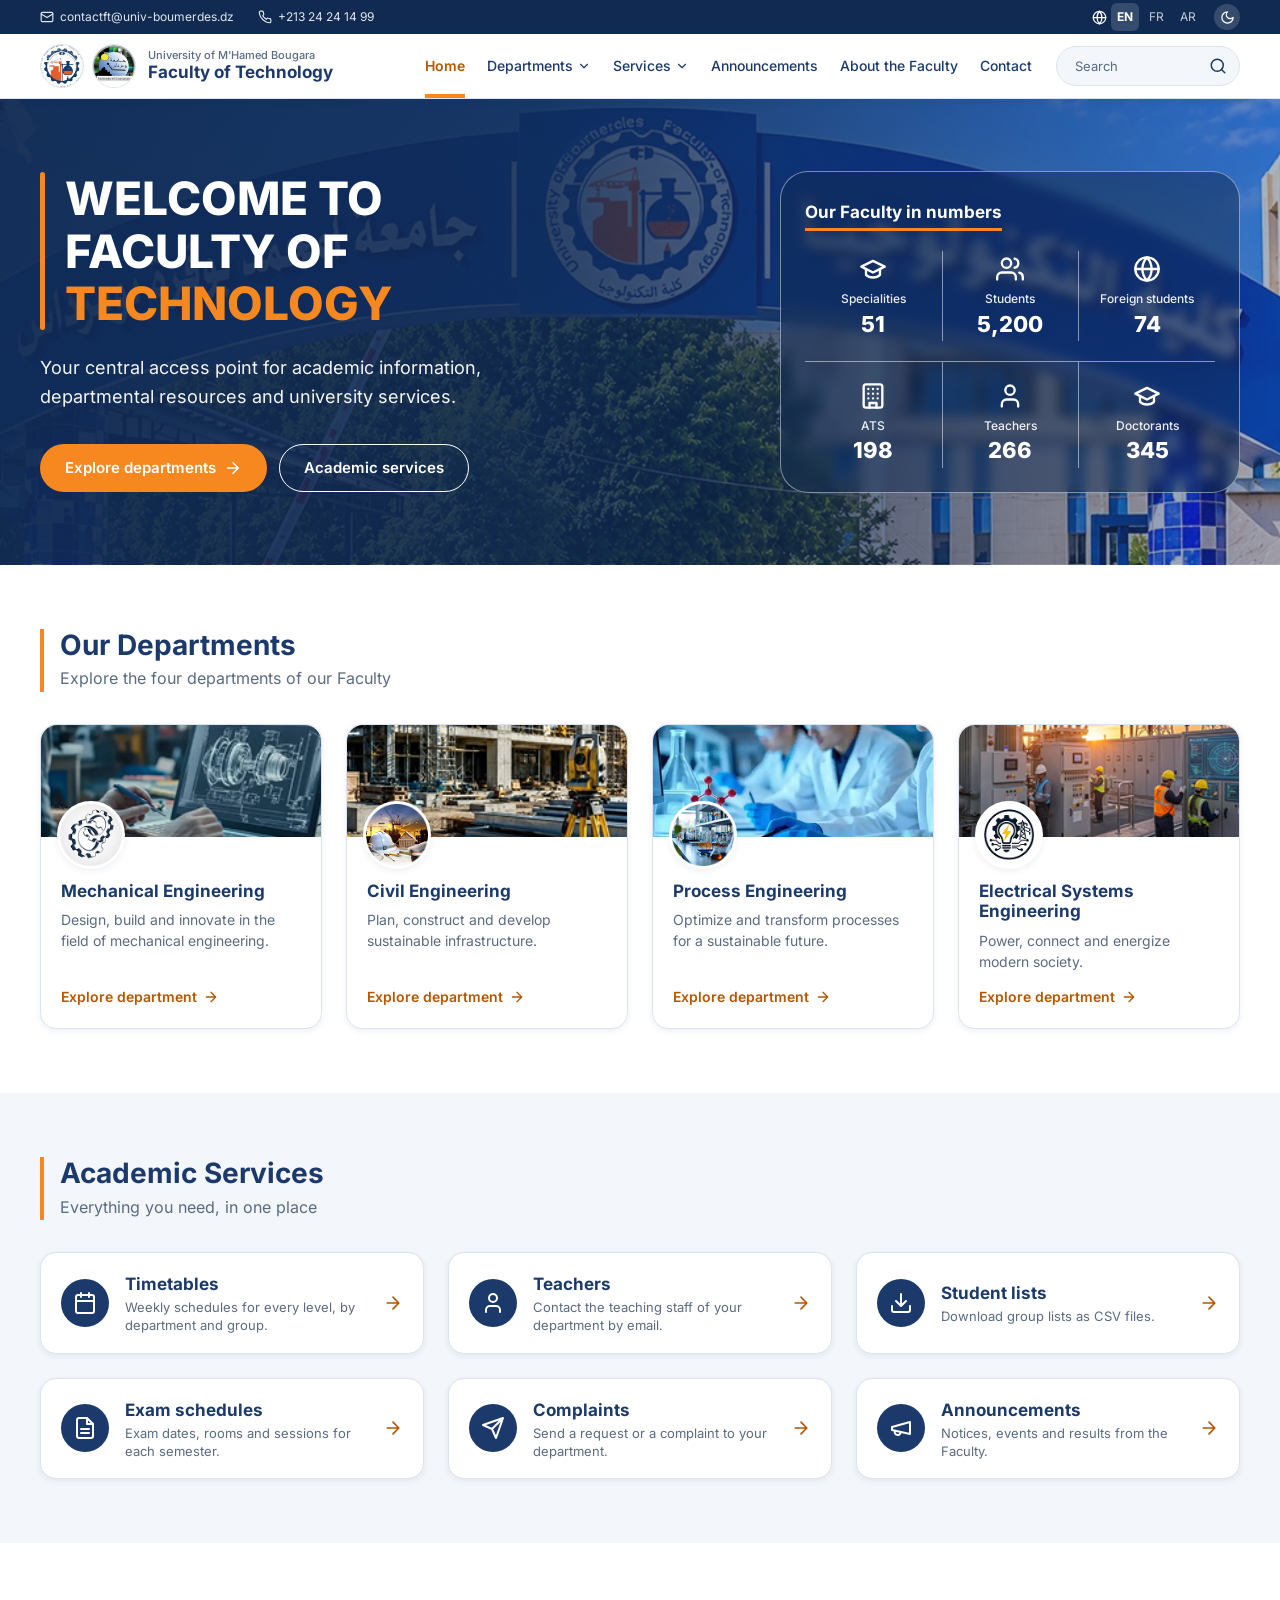
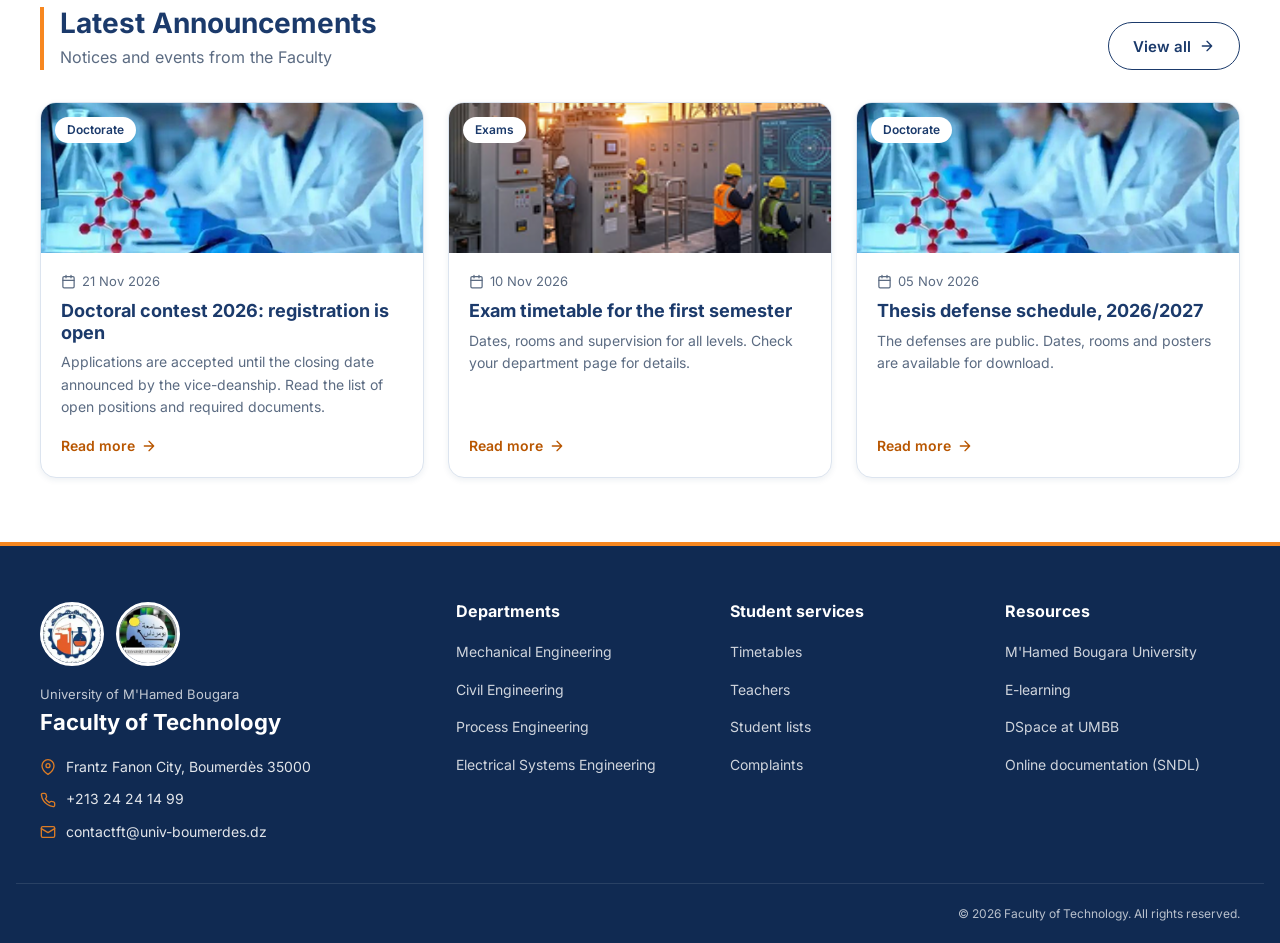
<file: index.html>
<!DOCTYPE html>
<html lang="en">
<head>
  <meta charset="UTF-8">
  <meta name="viewport" content="width=device-width, initial-scale=1.0">
  <title>Faculty of Technology | UMBB</title>
  <meta name="description" content="Departments portal of the Faculty of Technology, University M'Hamed Bougara of Boumerdès.">
  <link rel="icon" href="images/logo-ft.webp">
  <link rel="stylesheet" href="css/fonts.css">
  <link rel="stylesheet" href="css/tokens.css">
  <link rel="stylesheet" href="css/base.css">
  <link rel="stylesheet" href="css/buttons.css">
  <link rel="stylesheet" href="css/forms.css">
  <link rel="stylesheet" href="css/header.css">
  <link rel="stylesheet" href="css/footer.css">
  <link rel="stylesheet" href="css/hero.css">
  <link rel="stylesheet" href="css/pages.css">
</head>
<body data-page="home">
  <div id="site-header"></div>
  <main id="main"></main>
  <div id="site-footer"></div>
  <div id="toast-root"></div>
  <script src="js/ft.js"></script>
  <script src="js/data/departments.js"></script>
  <script src="js/data/specialities.js"></script>
  <script src="js/data/teachers.js"></script>
  <script src="js/data/timetables.js"></script>
  <script src="js/data/students.js"></script>
  <script src="js/data/announcements.js"></script>
  <script src="js/i18n/en.js"></script>
  <script src="js/i18n/fr.js"></script>
  <script src="js/i18n/ar.js"></script>
  <script src="js/core.js"></script>
  <script src="js/components.js"></script>
  <script src="js/layout.js"></script>
  <script src="js/pages/home.js"></script>
</body>
</html>
</file>
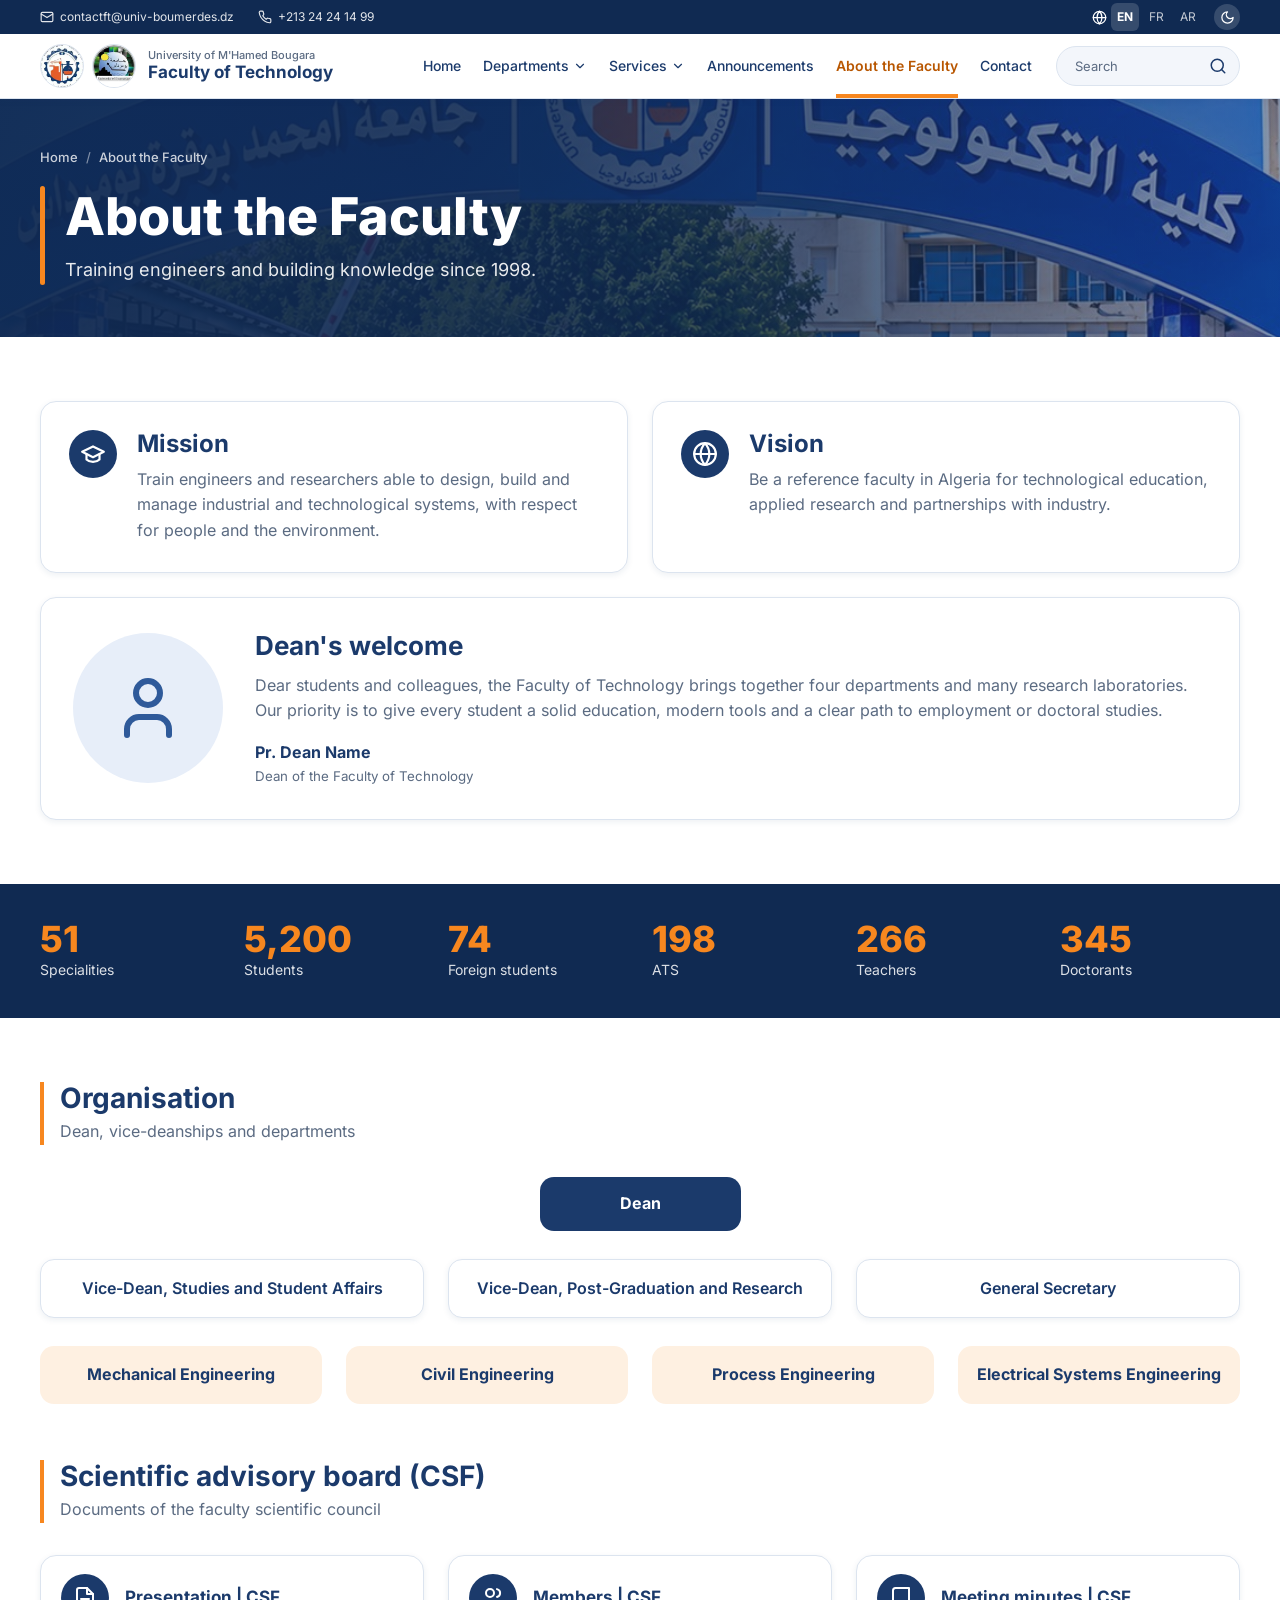
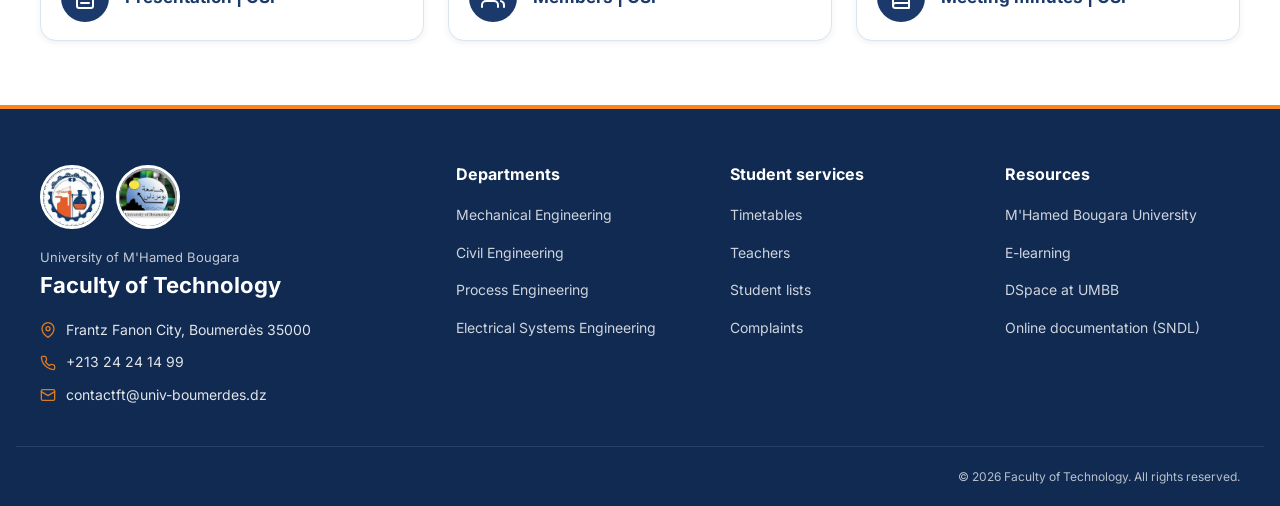
<file: about.html>
<!DOCTYPE html>
<html lang="en">
<head>
  <meta charset="UTF-8">
  <meta name="viewport" content="width=device-width, initial-scale=1.0">
  <title>Faculty of Technology | UMBB</title>
  <meta name="description" content="Departments portal of the Faculty of Technology, University M'Hamed Bougara of Boumerdès.">
  <link rel="icon" href="images/logo-ft.webp">
  <link rel="stylesheet" href="css/fonts.css">
  <link rel="stylesheet" href="css/tokens.css">
  <link rel="stylesheet" href="css/base.css">
  <link rel="stylesheet" href="css/buttons.css">
  <link rel="stylesheet" href="css/forms.css">
  <link rel="stylesheet" href="css/header.css">
  <link rel="stylesheet" href="css/footer.css">
  <link rel="stylesheet" href="css/hero.css">
  <link rel="stylesheet" href="css/pages.css">
</head>
<body data-page="about">
  <div id="site-header"></div>
  <main id="main"></main>
  <div id="site-footer"></div>
  <div id="toast-root"></div>
  <script src="js/ft.js"></script>
  <script src="js/data/departments.js"></script>
  <script src="js/data/specialities.js"></script>
  <script src="js/data/teachers.js"></script>
  <script src="js/data/timetables.js"></script>
  <script src="js/data/students.js"></script>
  <script src="js/data/announcements.js"></script>
  <script src="js/i18n/en.js"></script>
  <script src="js/i18n/fr.js"></script>
  <script src="js/i18n/ar.js"></script>
  <script src="js/core.js"></script>
  <script src="js/components.js"></script>
  <script src="js/layout.js"></script>
  <script src="js/pages/about.js"></script>
</body>
</html>
</file>
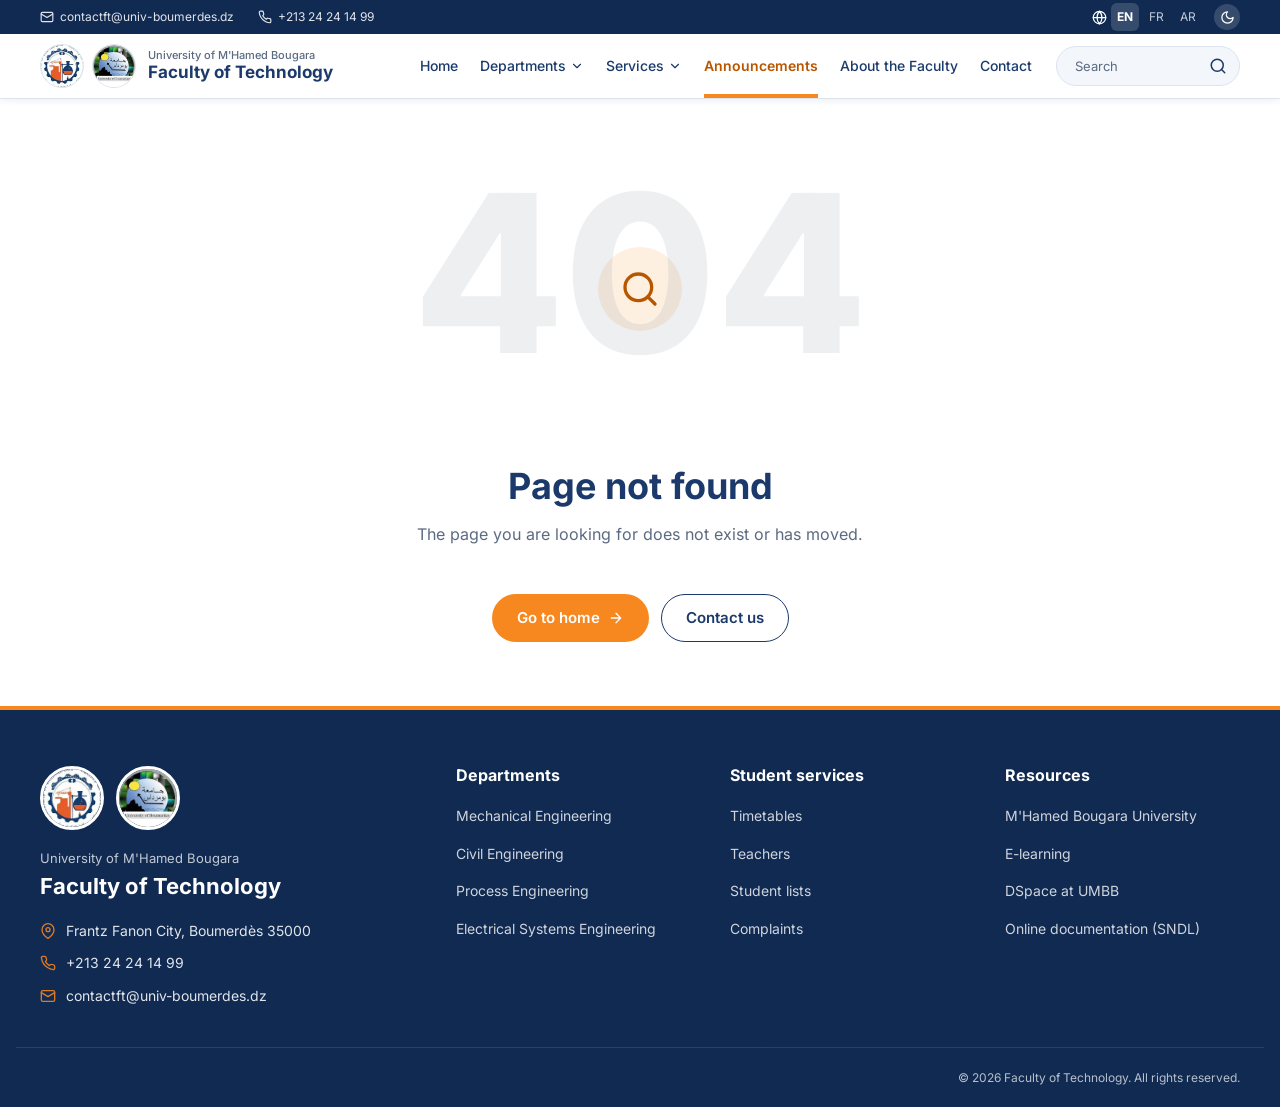
<file: announcement.html>
<!DOCTYPE html>
<html lang="en">
<head>
  <meta charset="UTF-8">
  <meta name="viewport" content="width=device-width, initial-scale=1.0">
  <title>Faculty of Technology | UMBB</title>
  <meta name="description" content="Departments portal of the Faculty of Technology, University M'Hamed Bougara of Boumerdès.">
  <link rel="icon" href="images/logo-ft.webp">
  <link rel="stylesheet" href="css/fonts.css">
  <link rel="stylesheet" href="css/tokens.css">
  <link rel="stylesheet" href="css/base.css">
  <link rel="stylesheet" href="css/buttons.css">
  <link rel="stylesheet" href="css/forms.css">
  <link rel="stylesheet" href="css/header.css">
  <link rel="stylesheet" href="css/footer.css">
  <link rel="stylesheet" href="css/hero.css">
  <link rel="stylesheet" href="css/pages.css">
</head>
<body data-page="announcement">
  <div id="site-header"></div>
  <main id="main"></main>
  <div id="site-footer"></div>
  <div id="toast-root"></div>
  <script src="js/ft.js"></script>
  <script src="js/data/departments.js"></script>
  <script src="js/data/specialities.js"></script>
  <script src="js/data/teachers.js"></script>
  <script src="js/data/timetables.js"></script>
  <script src="js/data/students.js"></script>
  <script src="js/data/announcements.js"></script>
  <script src="js/i18n/en.js"></script>
  <script src="js/i18n/fr.js"></script>
  <script src="js/i18n/ar.js"></script>
  <script src="js/core.js"></script>
  <script src="js/components.js"></script>
  <script src="js/layout.js"></script>
  <script src="js/pages/announcement.js"></script>
</body>
</html>
</file>
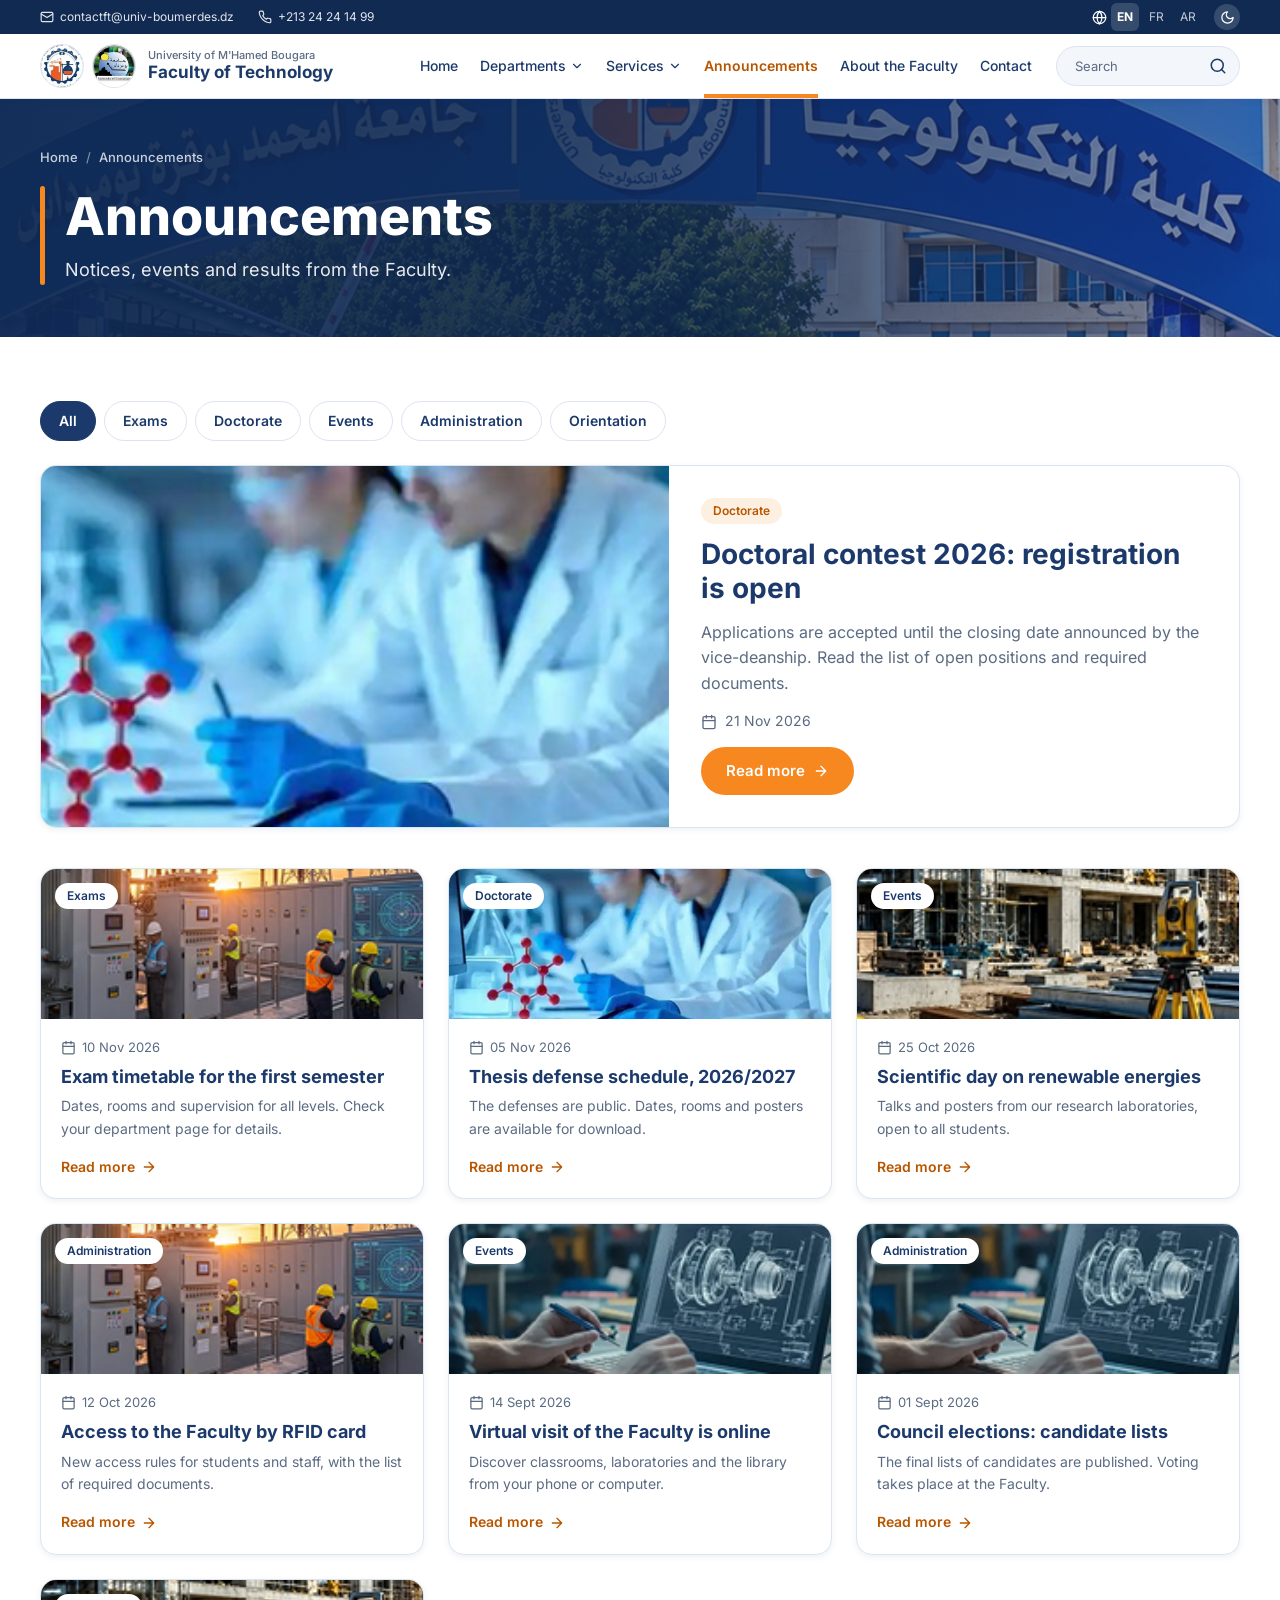
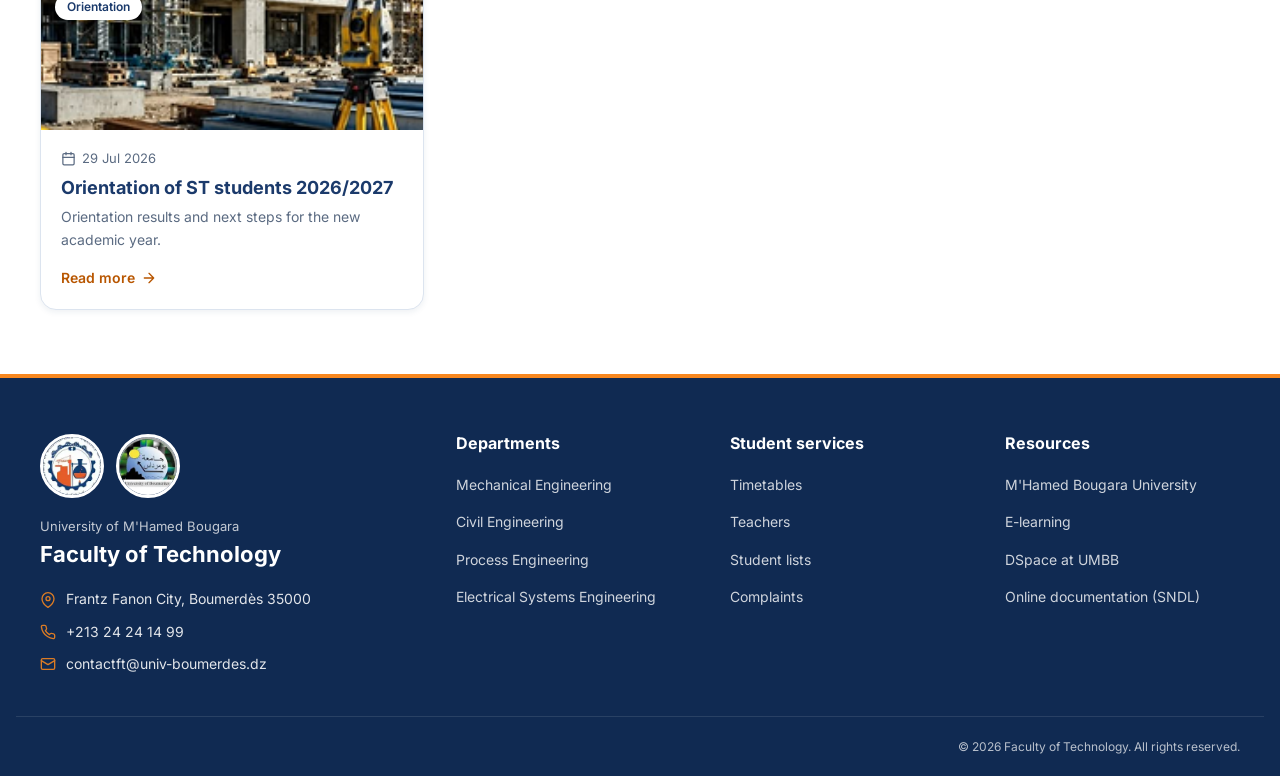
<file: announcements.html>
<!DOCTYPE html>
<html lang="en">
<head>
  <meta charset="UTF-8">
  <meta name="viewport" content="width=device-width, initial-scale=1.0">
  <title>Faculty of Technology | UMBB</title>
  <meta name="description" content="Departments portal of the Faculty of Technology, University M'Hamed Bougara of Boumerdès.">
  <link rel="icon" href="images/logo-ft.webp">
  <link rel="stylesheet" href="css/fonts.css">
  <link rel="stylesheet" href="css/tokens.css">
  <link rel="stylesheet" href="css/base.css">
  <link rel="stylesheet" href="css/buttons.css">
  <link rel="stylesheet" href="css/forms.css">
  <link rel="stylesheet" href="css/header.css">
  <link rel="stylesheet" href="css/footer.css">
  <link rel="stylesheet" href="css/hero.css">
  <link rel="stylesheet" href="css/pages.css">
</head>
<body data-page="announcements">
  <div id="site-header"></div>
  <main id="main"></main>
  <div id="site-footer"></div>
  <div id="toast-root"></div>
  <script src="js/ft.js"></script>
  <script src="js/data/departments.js"></script>
  <script src="js/data/specialities.js"></script>
  <script src="js/data/teachers.js"></script>
  <script src="js/data/timetables.js"></script>
  <script src="js/data/students.js"></script>
  <script src="js/data/announcements.js"></script>
  <script src="js/i18n/en.js"></script>
  <script src="js/i18n/fr.js"></script>
  <script src="js/i18n/ar.js"></script>
  <script src="js/core.js"></script>
  <script src="js/components.js"></script>
  <script src="js/layout.js"></script>
  <script src="js/pages/announcements.js"></script>
</body>
</html>
</file>
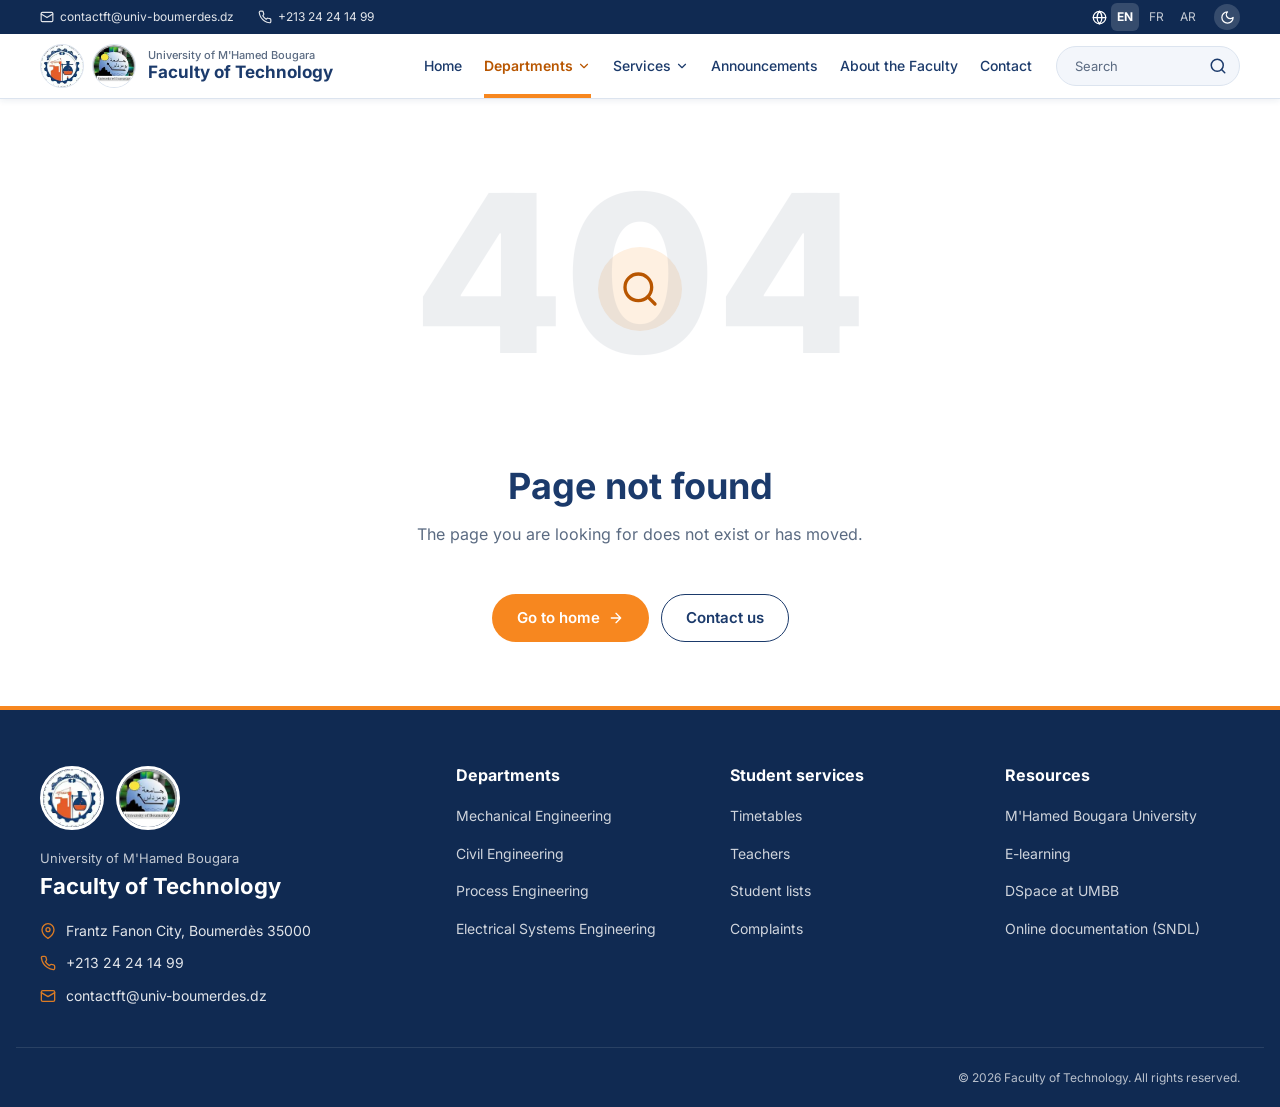
<file: complaint.html>
<!DOCTYPE html>
<html lang="en">
<head>
  <meta charset="UTF-8">
  <meta name="viewport" content="width=device-width, initial-scale=1.0">
  <title>Faculty of Technology | UMBB</title>
  <meta name="description" content="Departments portal of the Faculty of Technology, University M'Hamed Bougara of Boumerdès.">
  <link rel="icon" href="images/logo-ft.webp">
  <link rel="stylesheet" href="css/fonts.css">
  <link rel="stylesheet" href="css/tokens.css">
  <link rel="stylesheet" href="css/base.css">
  <link rel="stylesheet" href="css/buttons.css">
  <link rel="stylesheet" href="css/forms.css">
  <link rel="stylesheet" href="css/header.css">
  <link rel="stylesheet" href="css/footer.css">
  <link rel="stylesheet" href="css/hero.css">
  <link rel="stylesheet" href="css/pages.css">
</head>
<body data-page="complaint">
  <div id="site-header"></div>
  <main id="main"></main>
  <div id="site-footer"></div>
  <div id="toast-root"></div>
  <script src="js/ft.js"></script>
  <script src="js/data/departments.js"></script>
  <script src="js/data/specialities.js"></script>
  <script src="js/data/teachers.js"></script>
  <script src="js/data/timetables.js"></script>
  <script src="js/data/students.js"></script>
  <script src="js/data/announcements.js"></script>
  <script src="js/i18n/en.js"></script>
  <script src="js/i18n/fr.js"></script>
  <script src="js/i18n/ar.js"></script>
  <script src="js/core.js"></script>
  <script src="js/components.js"></script>
  <script src="js/layout.js"></script>
  <script src="js/pages/complaint.js"></script>
</body>
</html>
</file>
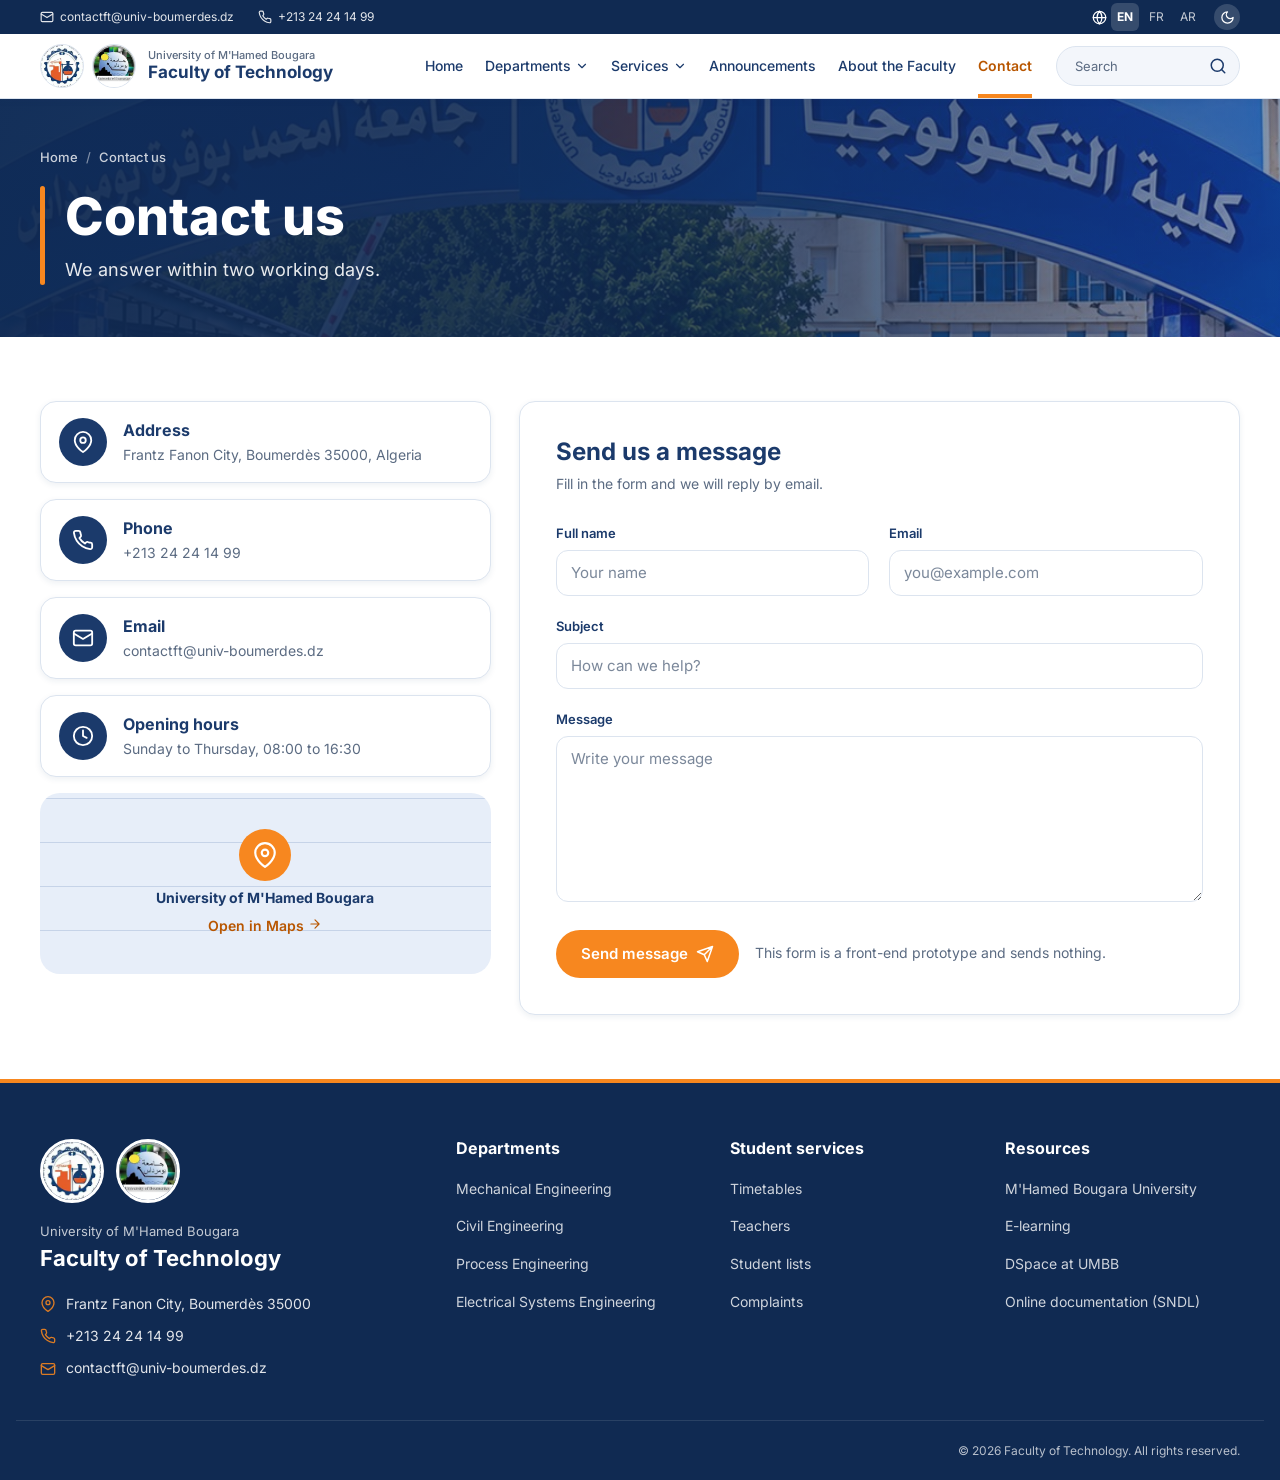
<file: contact.html>
<!DOCTYPE html>
<html lang="en">
<head>
  <meta charset="UTF-8">
  <meta name="viewport" content="width=device-width, initial-scale=1.0">
  <title>Faculty of Technology | UMBB</title>
  <meta name="description" content="Departments portal of the Faculty of Technology, University M'Hamed Bougara of Boumerdès.">
  <link rel="icon" href="images/logo-ft.webp">
  <link rel="stylesheet" href="css/fonts.css">
  <link rel="stylesheet" href="css/tokens.css">
  <link rel="stylesheet" href="css/base.css">
  <link rel="stylesheet" href="css/buttons.css">
  <link rel="stylesheet" href="css/forms.css">
  <link rel="stylesheet" href="css/header.css">
  <link rel="stylesheet" href="css/footer.css">
  <link rel="stylesheet" href="css/hero.css">
  <link rel="stylesheet" href="css/pages.css">
</head>
<body data-page="contact">
  <div id="site-header"></div>
  <main id="main"></main>
  <div id="site-footer"></div>
  <div id="toast-root"></div>
  <script src="js/ft.js"></script>
  <script src="js/data/departments.js"></script>
  <script src="js/data/specialities.js"></script>
  <script src="js/data/teachers.js"></script>
  <script src="js/data/timetables.js"></script>
  <script src="js/data/students.js"></script>
  <script src="js/data/announcements.js"></script>
  <script src="js/i18n/en.js"></script>
  <script src="js/i18n/fr.js"></script>
  <script src="js/i18n/ar.js"></script>
  <script src="js/core.js"></script>
  <script src="js/components.js"></script>
  <script src="js/layout.js"></script>
  <script src="js/pages/contact.js"></script>
</body>
</html>
</file>
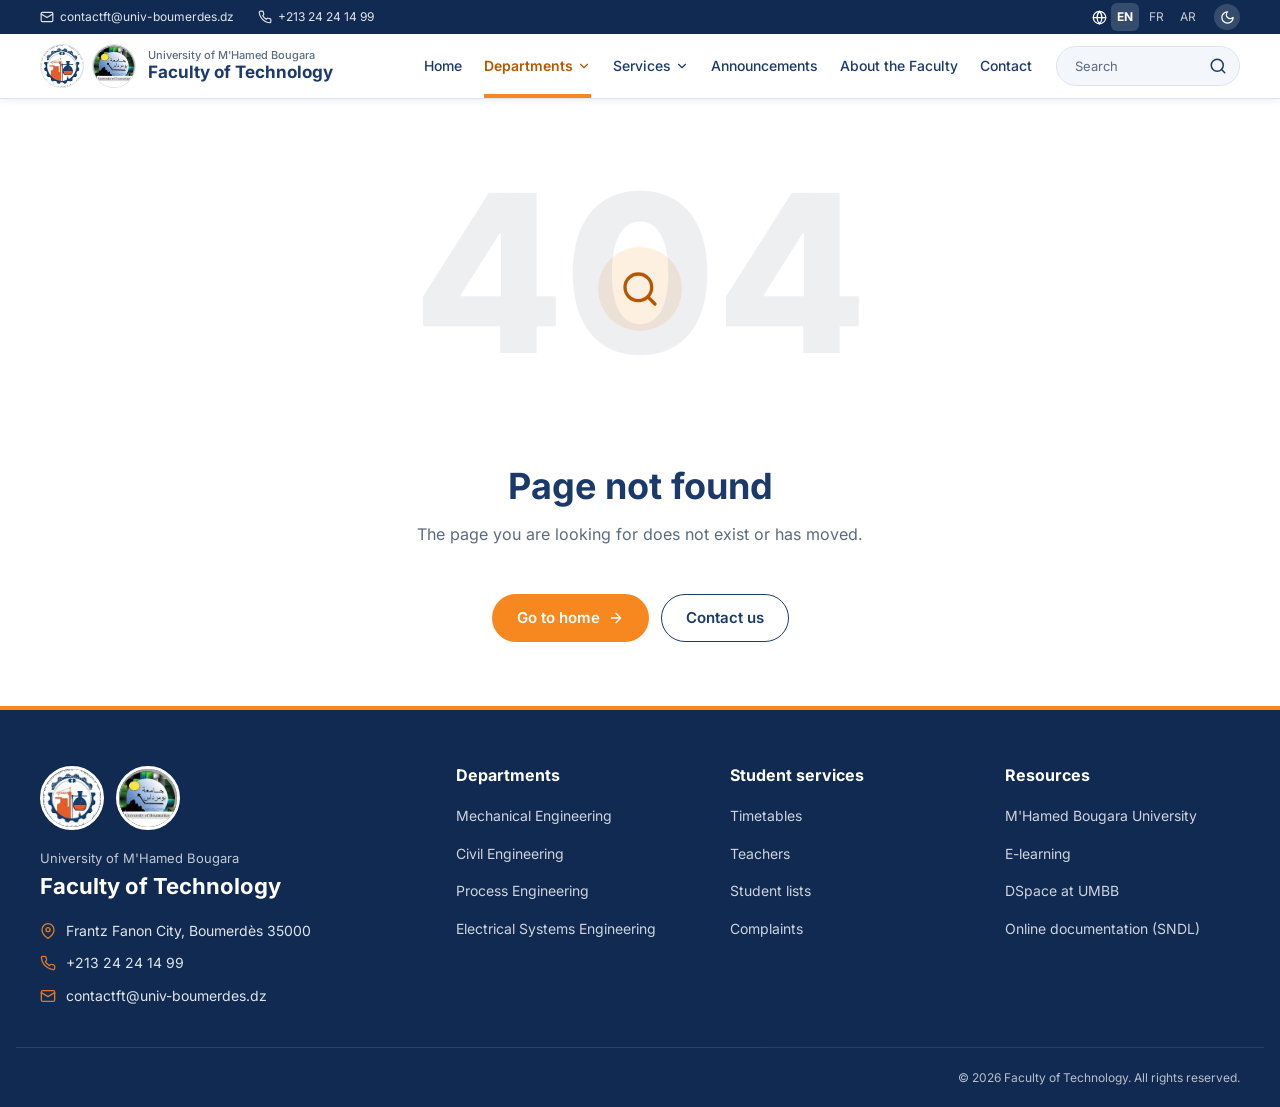
<file: department.html>
<!DOCTYPE html>
<html lang="en">
<head>
  <meta charset="UTF-8">
  <meta name="viewport" content="width=device-width, initial-scale=1.0">
  <title>Faculty of Technology | UMBB</title>
  <meta name="description" content="Departments portal of the Faculty of Technology, University M'Hamed Bougara of Boumerdès.">
  <link rel="icon" href="images/logo-ft.webp">
  <link rel="stylesheet" href="css/fonts.css">
  <link rel="stylesheet" href="css/tokens.css">
  <link rel="stylesheet" href="css/base.css">
  <link rel="stylesheet" href="css/buttons.css">
  <link rel="stylesheet" href="css/forms.css">
  <link rel="stylesheet" href="css/header.css">
  <link rel="stylesheet" href="css/footer.css">
  <link rel="stylesheet" href="css/hero.css">
  <link rel="stylesheet" href="css/pages.css">
</head>
<body data-page="department">
  <div id="site-header"></div>
  <main id="main"></main>
  <div id="site-footer"></div>
  <div id="toast-root"></div>
  <script src="js/ft.js"></script>
  <script src="js/data/departments.js"></script>
  <script src="js/data/specialities.js"></script>
  <script src="js/data/teachers.js"></script>
  <script src="js/data/timetables.js"></script>
  <script src="js/data/students.js"></script>
  <script src="js/data/announcements.js"></script>
  <script src="js/i18n/en.js"></script>
  <script src="js/i18n/fr.js"></script>
  <script src="js/i18n/ar.js"></script>
  <script src="js/core.js"></script>
  <script src="js/components.js"></script>
  <script src="js/layout.js"></script>
  <script src="js/pages/department.js"></script>
</body>
</html>
</file>
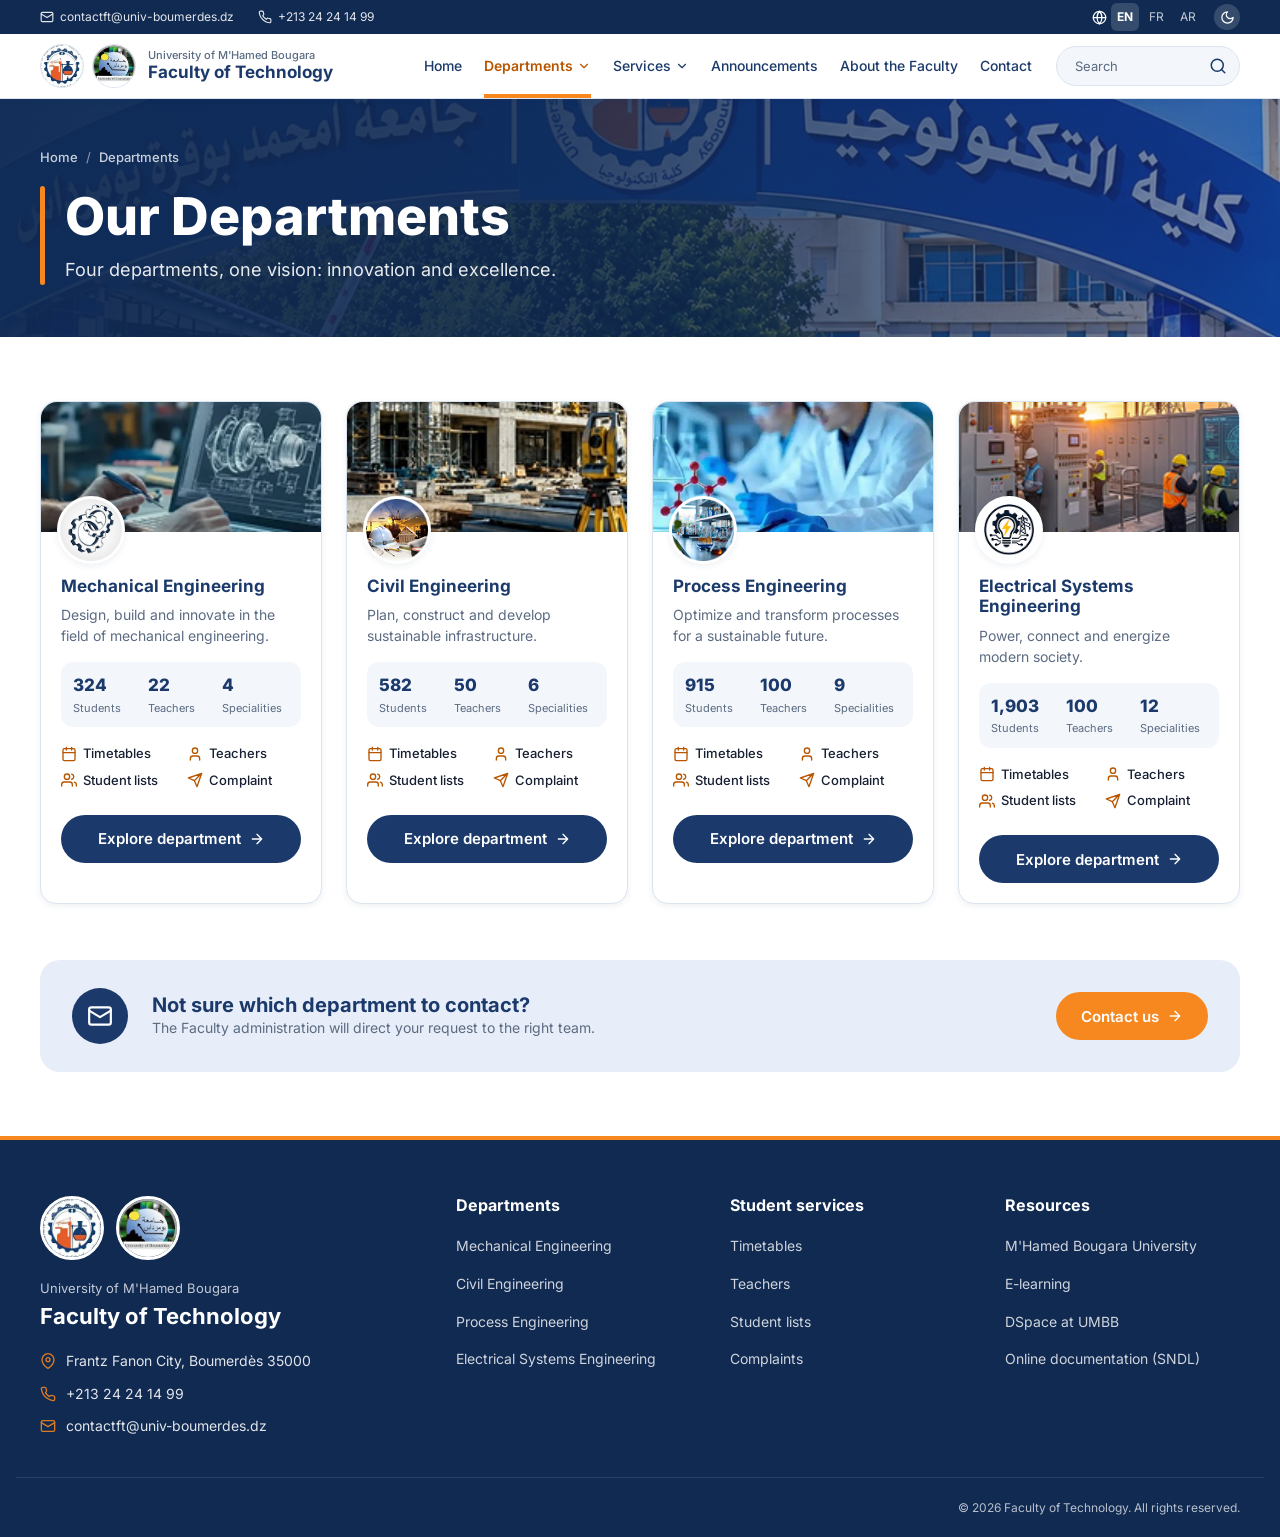
<file: departments.html>
<!DOCTYPE html>
<html lang="en">
<head>
  <meta charset="UTF-8">
  <meta name="viewport" content="width=device-width, initial-scale=1.0">
  <title>Faculty of Technology | UMBB</title>
  <meta name="description" content="Departments portal of the Faculty of Technology, University M'Hamed Bougara of Boumerdès.">
  <link rel="icon" href="images/logo-ft.webp">
  <link rel="stylesheet" href="css/fonts.css">
  <link rel="stylesheet" href="css/tokens.css">
  <link rel="stylesheet" href="css/base.css">
  <link rel="stylesheet" href="css/buttons.css">
  <link rel="stylesheet" href="css/forms.css">
  <link rel="stylesheet" href="css/header.css">
  <link rel="stylesheet" href="css/footer.css">
  <link rel="stylesheet" href="css/hero.css">
  <link rel="stylesheet" href="css/pages.css">
</head>
<body data-page="departments">
  <div id="site-header"></div>
  <main id="main"></main>
  <div id="site-footer"></div>
  <div id="toast-root"></div>
  <script src="js/ft.js"></script>
  <script src="js/data/departments.js"></script>
  <script src="js/data/specialities.js"></script>
  <script src="js/data/teachers.js"></script>
  <script src="js/data/timetables.js"></script>
  <script src="js/data/students.js"></script>
  <script src="js/data/announcements.js"></script>
  <script src="js/i18n/en.js"></script>
  <script src="js/i18n/fr.js"></script>
  <script src="js/i18n/ar.js"></script>
  <script src="js/core.js"></script>
  <script src="js/components.js"></script>
  <script src="js/layout.js"></script>
  <script src="js/pages/departments.js"></script>
</body>
</html>
</file>
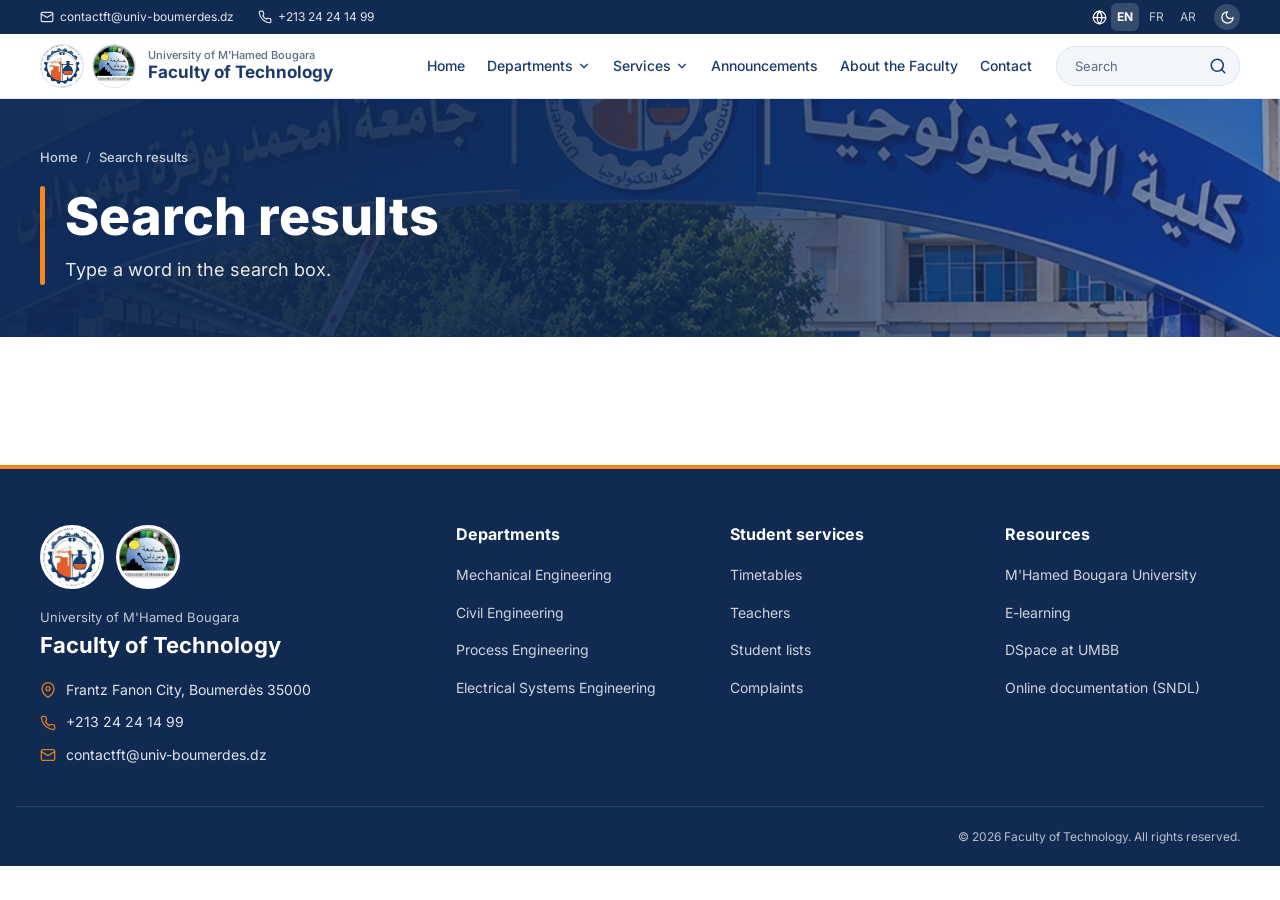
<file: search.html>
<!DOCTYPE html>
<html lang="en">
<head>
  <meta charset="UTF-8">
  <meta name="viewport" content="width=device-width, initial-scale=1.0">
  <title>Faculty of Technology | UMBB</title>
  <meta name="description" content="Departments portal of the Faculty of Technology, University M'Hamed Bougara of Boumerdès.">
  <link rel="icon" href="images/logo-ft.webp">
  <link rel="stylesheet" href="css/fonts.css">
  <link rel="stylesheet" href="css/tokens.css">
  <link rel="stylesheet" href="css/base.css">
  <link rel="stylesheet" href="css/buttons.css">
  <link rel="stylesheet" href="css/forms.css">
  <link rel="stylesheet" href="css/header.css">
  <link rel="stylesheet" href="css/footer.css">
  <link rel="stylesheet" href="css/hero.css">
  <link rel="stylesheet" href="css/pages.css">
</head>
<body data-page="search">
  <div id="site-header"></div>
  <main id="main"></main>
  <div id="site-footer"></div>
  <div id="toast-root"></div>
  <script src="js/ft.js"></script>
  <script src="js/data/departments.js"></script>
  <script src="js/data/specialities.js"></script>
  <script src="js/data/teachers.js"></script>
  <script src="js/data/timetables.js"></script>
  <script src="js/data/students.js"></script>
  <script src="js/data/announcements.js"></script>
  <script src="js/i18n/en.js"></script>
  <script src="js/i18n/fr.js"></script>
  <script src="js/i18n/ar.js"></script>
  <script src="js/core.js"></script>
  <script src="js/components.js"></script>
  <script src="js/layout.js"></script>
  <script src="js/pages/search.js"></script>
</body>
</html>
</file>
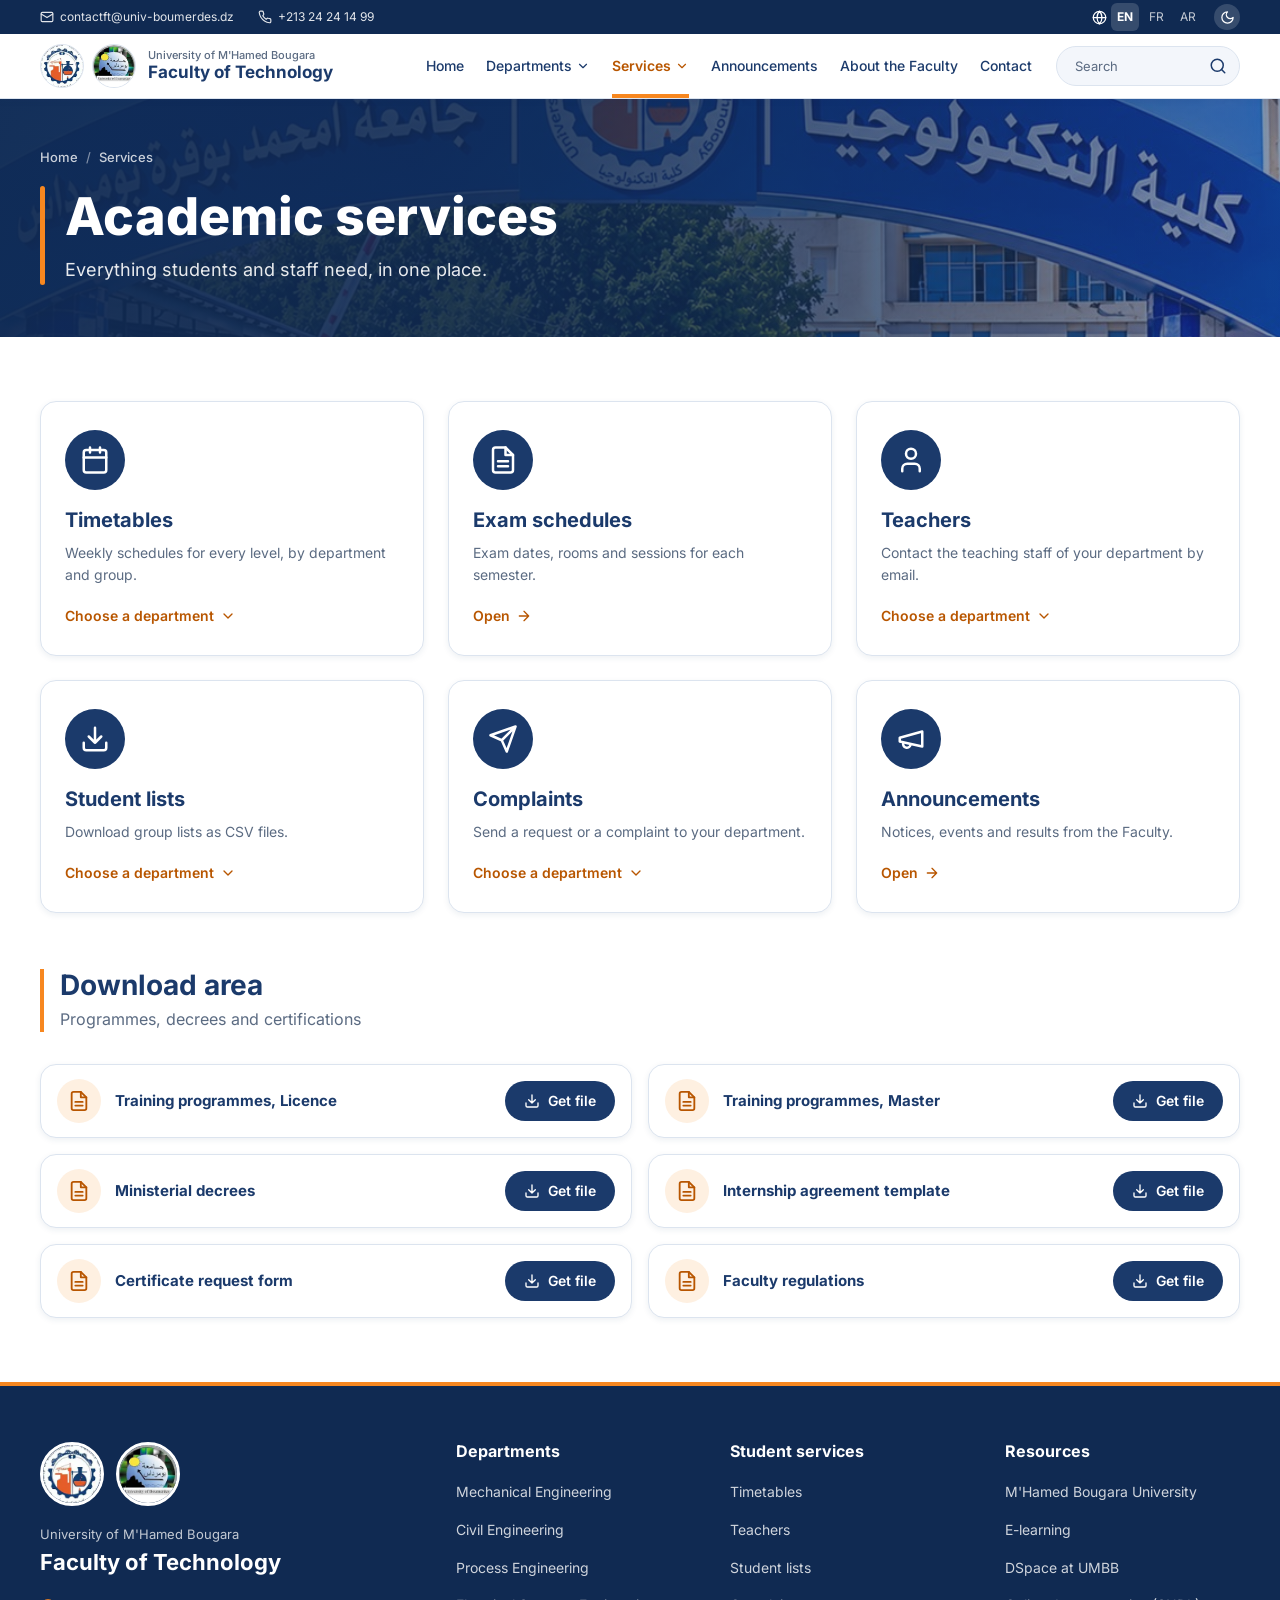
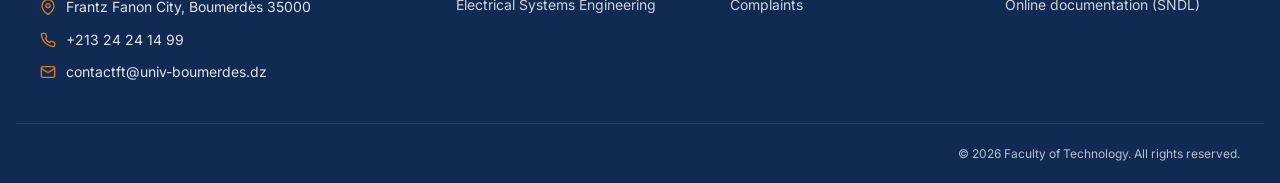
<file: services.html>
<!DOCTYPE html>
<html lang="en">
<head>
  <meta charset="UTF-8">
  <meta name="viewport" content="width=device-width, initial-scale=1.0">
  <title>Faculty of Technology | UMBB</title>
  <meta name="description" content="Departments portal of the Faculty of Technology, University M'Hamed Bougara of Boumerdès.">
  <link rel="icon" href="images/logo-ft.webp">
  <link rel="stylesheet" href="css/fonts.css">
  <link rel="stylesheet" href="css/tokens.css">
  <link rel="stylesheet" href="css/base.css">
  <link rel="stylesheet" href="css/buttons.css">
  <link rel="stylesheet" href="css/forms.css">
  <link rel="stylesheet" href="css/header.css">
  <link rel="stylesheet" href="css/footer.css">
  <link rel="stylesheet" href="css/hero.css">
  <link rel="stylesheet" href="css/pages.css">
</head>
<body data-page="services">
  <div id="site-header"></div>
  <main id="main"></main>
  <div id="site-footer"></div>
  <div id="toast-root"></div>
  <script src="js/ft.js"></script>
  <script src="js/data/departments.js"></script>
  <script src="js/data/specialities.js"></script>
  <script src="js/data/teachers.js"></script>
  <script src="js/data/timetables.js"></script>
  <script src="js/data/students.js"></script>
  <script src="js/data/announcements.js"></script>
  <script src="js/i18n/en.js"></script>
  <script src="js/i18n/fr.js"></script>
  <script src="js/i18n/ar.js"></script>
  <script src="js/core.js"></script>
  <script src="js/components.js"></script>
  <script src="js/layout.js"></script>
  <script src="js/pages/services.js"></script>
</body>
</html>
</file>
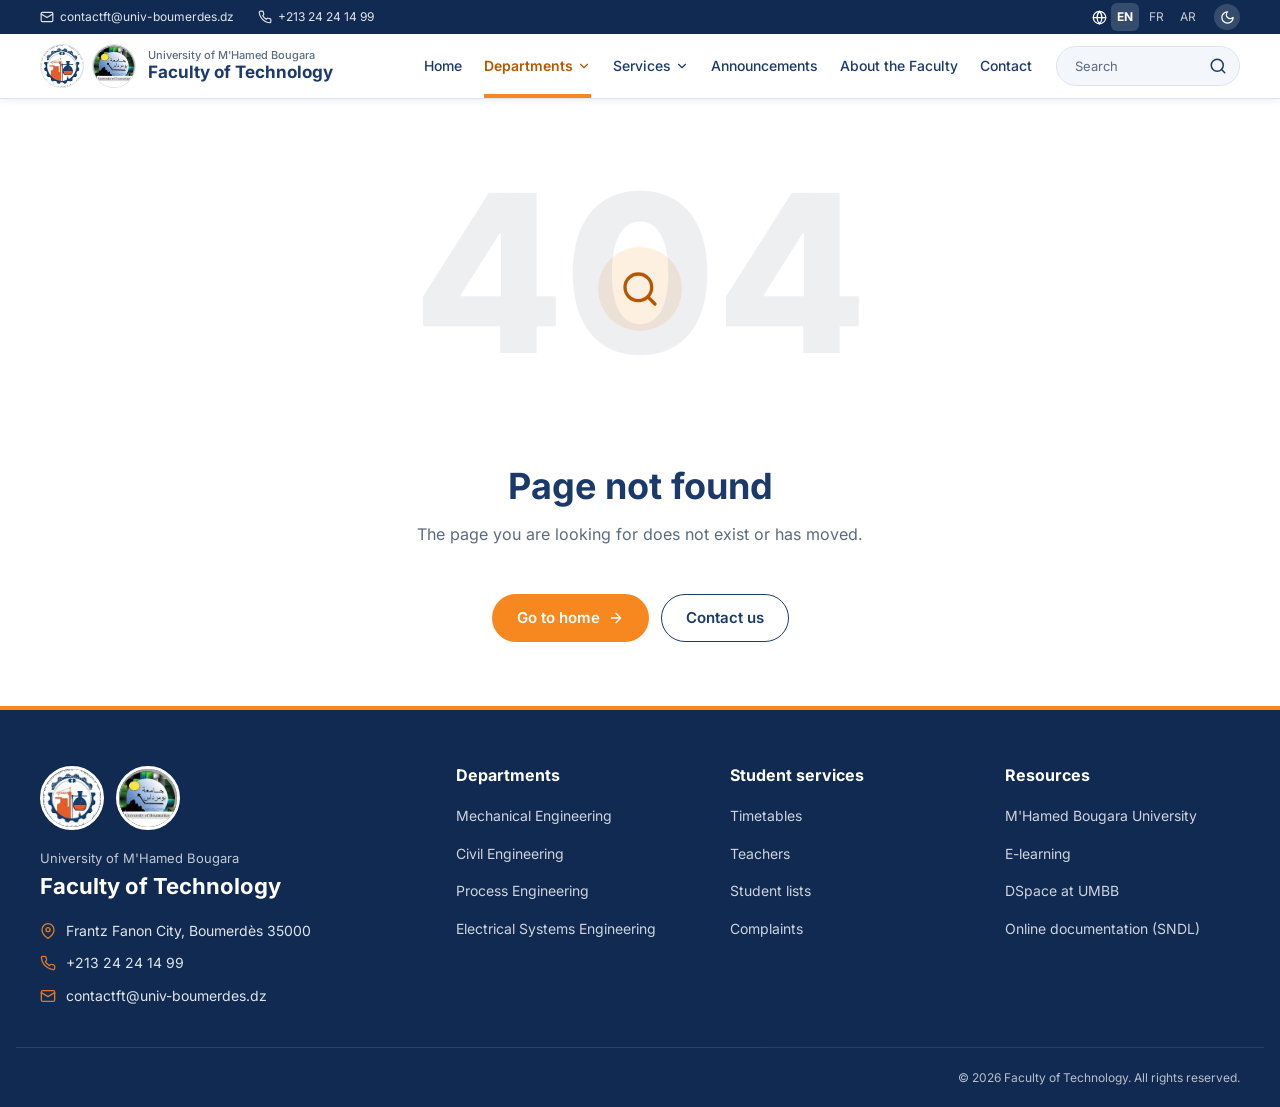
<file: students.html>
<!DOCTYPE html>
<html lang="en">
<head>
  <meta charset="UTF-8">
  <meta name="viewport" content="width=device-width, initial-scale=1.0">
  <title>Faculty of Technology | UMBB</title>
  <meta name="description" content="Departments portal of the Faculty of Technology, University M'Hamed Bougara of Boumerdès.">
  <link rel="icon" href="images/logo-ft.webp">
  <link rel="stylesheet" href="css/fonts.css">
  <link rel="stylesheet" href="css/tokens.css">
  <link rel="stylesheet" href="css/base.css">
  <link rel="stylesheet" href="css/buttons.css">
  <link rel="stylesheet" href="css/forms.css">
  <link rel="stylesheet" href="css/header.css">
  <link rel="stylesheet" href="css/footer.css">
  <link rel="stylesheet" href="css/hero.css">
  <link rel="stylesheet" href="css/pages.css">
</head>
<body data-page="students">
  <div id="site-header"></div>
  <main id="main"></main>
  <div id="site-footer"></div>
  <div id="toast-root"></div>
  <script src="js/ft.js"></script>
  <script src="js/data/departments.js"></script>
  <script src="js/data/specialities.js"></script>
  <script src="js/data/teachers.js"></script>
  <script src="js/data/timetables.js"></script>
  <script src="js/data/students.js"></script>
  <script src="js/data/announcements.js"></script>
  <script src="js/i18n/en.js"></script>
  <script src="js/i18n/fr.js"></script>
  <script src="js/i18n/ar.js"></script>
  <script src="js/core.js"></script>
  <script src="js/components.js"></script>
  <script src="js/layout.js"></script>
  <script src="js/pages/students.js"></script>
</body>
</html>
</file>
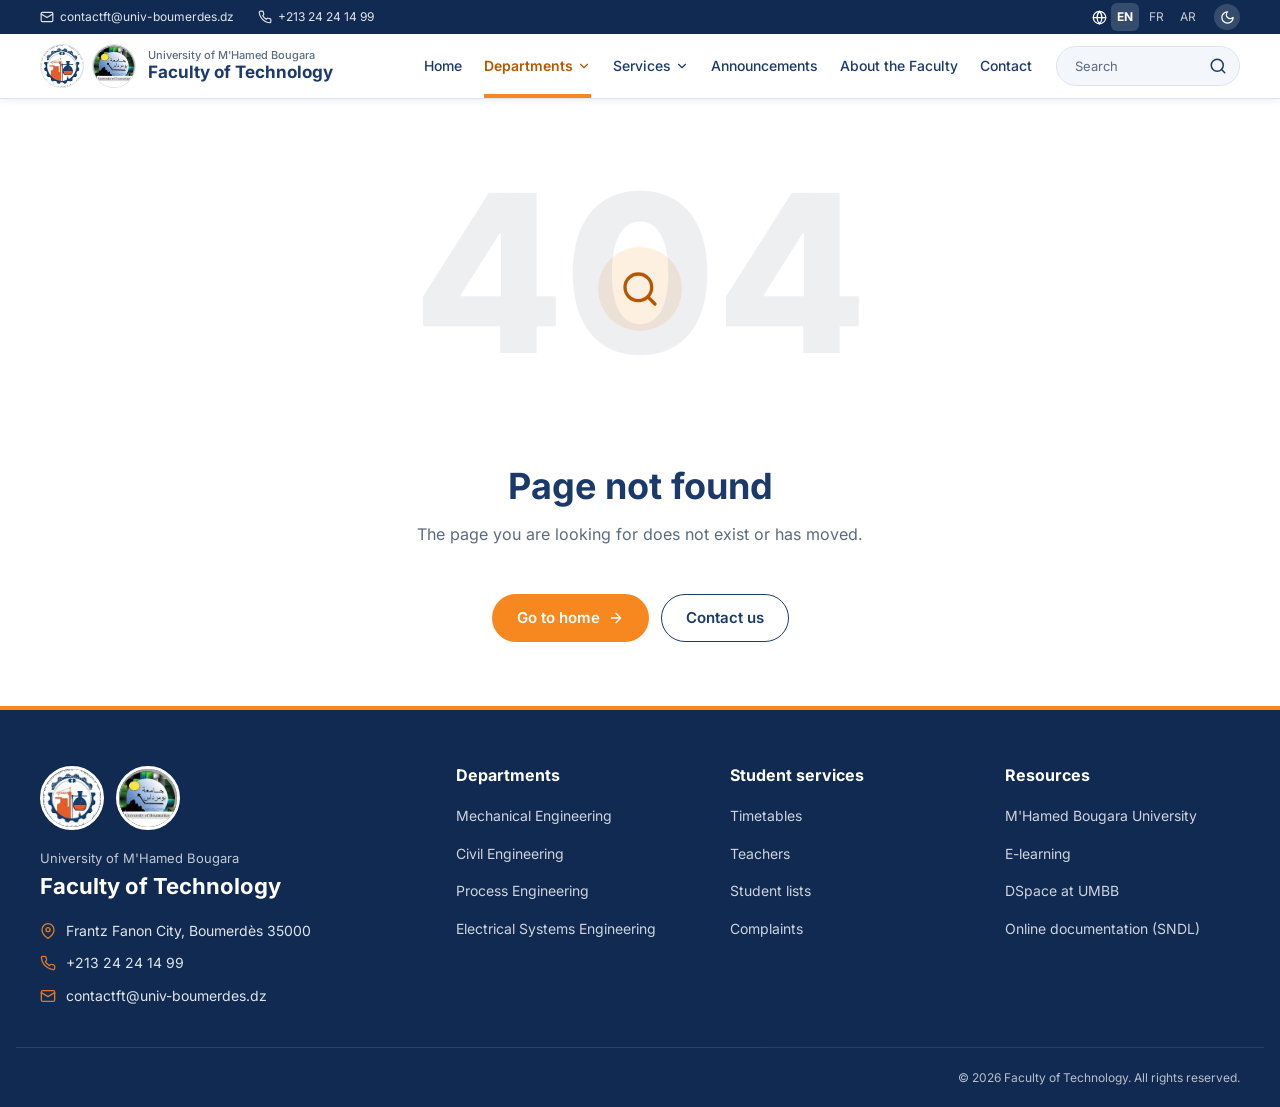
<file: teachers.html>
<!DOCTYPE html>
<html lang="en">
<head>
  <meta charset="UTF-8">
  <meta name="viewport" content="width=device-width, initial-scale=1.0">
  <title>Faculty of Technology | UMBB</title>
  <meta name="description" content="Departments portal of the Faculty of Technology, University M'Hamed Bougara of Boumerdès.">
  <link rel="icon" href="images/logo-ft.webp">
  <link rel="stylesheet" href="css/fonts.css">
  <link rel="stylesheet" href="css/tokens.css">
  <link rel="stylesheet" href="css/base.css">
  <link rel="stylesheet" href="css/buttons.css">
  <link rel="stylesheet" href="css/forms.css">
  <link rel="stylesheet" href="css/header.css">
  <link rel="stylesheet" href="css/footer.css">
  <link rel="stylesheet" href="css/hero.css">
  <link rel="stylesheet" href="css/pages.css">
</head>
<body data-page="teachers">
  <div id="site-header"></div>
  <main id="main"></main>
  <div id="site-footer"></div>
  <div id="toast-root"></div>
  <script src="js/ft.js"></script>
  <script src="js/data/departments.js"></script>
  <script src="js/data/specialities.js"></script>
  <script src="js/data/teachers.js"></script>
  <script src="js/data/timetables.js"></script>
  <script src="js/data/students.js"></script>
  <script src="js/data/announcements.js"></script>
  <script src="js/i18n/en.js"></script>
  <script src="js/i18n/fr.js"></script>
  <script src="js/i18n/ar.js"></script>
  <script src="js/core.js"></script>
  <script src="js/components.js"></script>
  <script src="js/layout.js"></script>
  <script src="js/pages/teachers.js"></script>
</body>
</html>
</file>
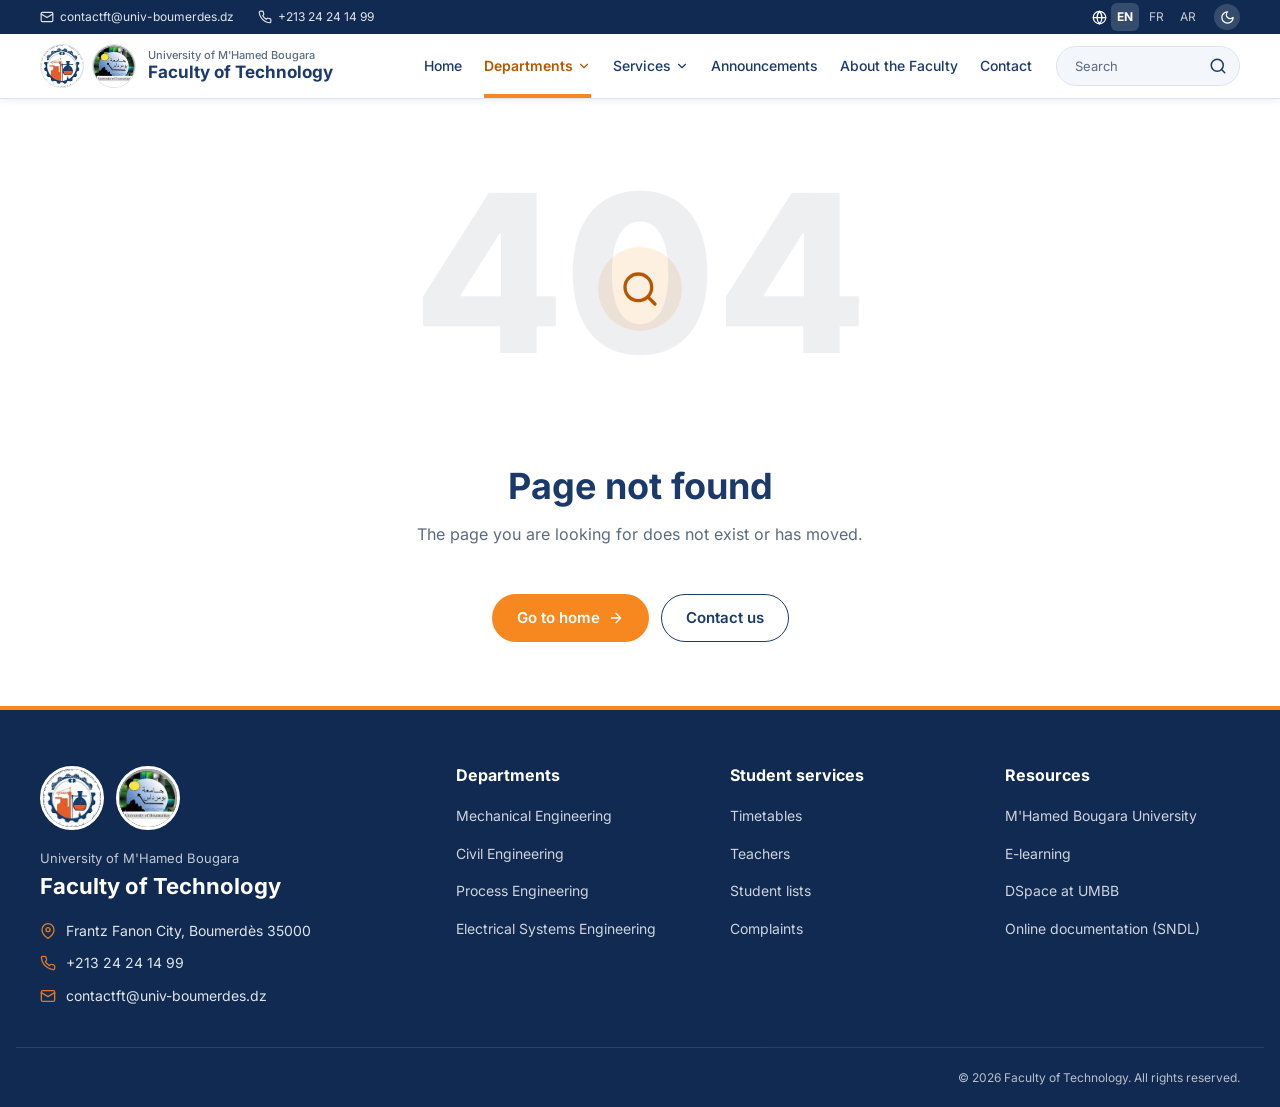
<file: timetables.html>
<!DOCTYPE html>
<html lang="en">
<head>
  <meta charset="UTF-8">
  <meta name="viewport" content="width=device-width, initial-scale=1.0">
  <title>Faculty of Technology | UMBB</title>
  <meta name="description" content="Departments portal of the Faculty of Technology, University M'Hamed Bougara of Boumerdès.">
  <link rel="icon" href="images/logo-ft.webp">
  <link rel="stylesheet" href="css/fonts.css">
  <link rel="stylesheet" href="css/tokens.css">
  <link rel="stylesheet" href="css/base.css">
  <link rel="stylesheet" href="css/buttons.css">
  <link rel="stylesheet" href="css/forms.css">
  <link rel="stylesheet" href="css/header.css">
  <link rel="stylesheet" href="css/footer.css">
  <link rel="stylesheet" href="css/hero.css">
  <link rel="stylesheet" href="css/pages.css">
</head>
<body data-page="timetables">
  <div id="site-header"></div>
  <main id="main"></main>
  <div id="site-footer"></div>
  <div id="toast-root"></div>
  <script src="js/ft.js"></script>
  <script src="js/data/departments.js"></script>
  <script src="js/data/specialities.js"></script>
  <script src="js/data/teachers.js"></script>
  <script src="js/data/timetables.js"></script>
  <script src="js/data/students.js"></script>
  <script src="js/data/announcements.js"></script>
  <script src="js/i18n/en.js"></script>
  <script src="js/i18n/fr.js"></script>
  <script src="js/i18n/ar.js"></script>
  <script src="js/core.js"></script>
  <script src="js/components.js"></script>
  <script src="js/layout.js"></script>
  <script src="js/pages/timetables.js"></script>
</body>
</html>
</file>
<file: css/fonts.css>
/* Fonts are stored in ../fonts so the site works offline. */
@font-face { font-family: 'Inter'; font-weight: 400; font-display: swap; src: url('../fonts/inter-latin-400-normal.woff2') format('woff2'); }
@font-face { font-family: 'Inter'; font-weight: 500; font-display: swap; src: url('../fonts/inter-latin-500-normal.woff2') format('woff2'); }
@font-face { font-family: 'Inter'; font-weight: 600; font-display: swap; src: url('../fonts/inter-latin-600-normal.woff2') format('woff2'); }
@font-face { font-family: 'Inter'; font-weight: 700; font-display: swap; src: url('../fonts/inter-latin-700-normal.woff2') format('woff2'); }
@font-face { font-family: 'Inter'; font-weight: 800; font-display: swap; src: url('../fonts/inter-latin-800-normal.woff2') format('woff2'); }
@font-face { font-family: 'Noto Sans Arabic'; font-weight: 400; font-display: swap; src: url('../fonts/noto-sans-arabic-arabic-400-normal.woff2') format('woff2'); unicode-range: U+0600-06FF, U+0750-077F, U+FB50-FDFF, U+FE70-FEFF; }
@font-face { font-family: 'Noto Sans Arabic'; font-weight: 700; font-display: swap; src: url('../fonts/noto-sans-arabic-arabic-700-normal.woff2') format('woff2'); unicode-range: U+0600-06FF, U+0750-077F, U+FB50-FDFF, U+FE70-FEFF; }
</file>
<file: css/tokens.css>
/* Design tokens: colors, radii, shadows, fonts. Dark mode redefines the same variables. */
:root {
  --navy-900: #102a52;
  --navy-700: #1b3a6b;
  --navy-500: #2f5a9a;
  --orange: #f7871f;
  --orange-700: #e0700a;
  --teal: #1e8e7e;
  --red: #d64545;
  --bg: #ffffff;
  --surface: #f3f6fb;
  --card: #ffffff;
  --ink: #172033;
  --muted: #5b6b82;
  --line: #dce4ef;
  --title: #1b3a6b;
  --accent-text: #b85600;
  --btn-navy: #1b3a6b;
  --chip-navy: #e7eef9;
  --chip-orange: #fef0e1;
  --chip-teal: #e2f4f1;
  --red-bg: #fdecec;
  --shadow: 0 6px 18px rgba(27, 58, 107, 0.1);
  --shadow-sm: 0 2px 6px rgba(27, 58, 107, 0.08);
  --radius: 16px;
  --radius-sm: 12px;
  --container: 1200px;
  --font: 'Inter', system-ui, -apple-system, 'Segoe UI', Arial, sans-serif;
}

[data-theme=dark] {
  --bg: #0b1424;
  --surface: #0f1b30;
  --card: #16253f;
  --ink: #e6edf7;
  --muted: #9fb0c7;
  --line: #2a3b58;
  --title: #9cc4ff;
  --accent-text: #ffa24a;
  --btn-navy: #2f5a9a;
  --chip-navy: #1f3358;
  --chip-orange: #3a2b1c;
  --chip-teal: #143a38;
  --red-bg: #3d1f24;
  --shadow: 0 6px 18px rgba(0, 0, 0, 0.35);
  --shadow-sm: 0 2px 6px rgba(0, 0, 0, 0.3);
  color-scheme: dark;
}

:root { --hero-img: url('../images/hero.jpg'); }
</file>
<file: css/base.css>
/* Reset, typography, container, grid, shared helpers. */
*, *::before, *::after {
  box-sizing: border-box;
}

html {
  -webkit-text-size-adjust: 100%;
  scroll-behavior: smooth;
}

body {
  margin: 0;
  font-family: var(--font);
  font-size: 16px;
  line-height: 1.6;
  color: var(--ink);
  background: var(--bg);
  -webkit-font-smoothing: antialiased;
}
body.no-scroll {
  overflow: hidden;
}

[lang=ar] body, [lang=ar] button, [lang=ar] input, [lang=ar] select, [lang=ar] textarea {
  font-family: "Noto Sans Arabic", var(--font);
}

img {
  max-width: 100%;
  display: block;
}

a {
  color: inherit;
  text-decoration: none;
}

button, input, select, textarea {
  font: inherit;
  color: inherit;
}

button {
  cursor: pointer;
}

h1, h2, h3, p, ul, ol, dl, dd {
  margin: 0;
}

ul, ol {
  padding: 0;
  list-style: none;
}

h1, h2, h3 {
  line-height: 1.2;
  color: var(--title);
}

:focus-visible {
  outline: 3px solid var(--orange);
  outline-offset: 2px;
  border-radius: 4px;
}

.container {
  width: 100%;
  max-width: calc(var(--container) + 48px);
  margin-inline: auto;
  padding-inline: 24px;
}
.container.narrow {
  max-width: 888px;
}

.section {
  padding-block: 64px;
}
.section--alt {
  background: var(--surface);
}
@media (max-width: 640px) {
  .section {
    padding-block: 40px;
  }
}

.space {
  height: 56px;
}

.sr {
  position: absolute !important;
  width: 1px;
  height: 1px;
  overflow: hidden;
  clip: rect(0 0 0 0);
  white-space: nowrap;
}

.muted {
  color: var(--muted);
  font-size: 14px;
}

.empty {
  padding: 32px;
  text-align: center;
  color: var(--muted);
  background: var(--surface);
  border-radius: var(--radius);
}

.note {
  margin-top: 16px;
  font-size: 13px;
  color: var(--muted);
}

.skip {
  position: absolute;
  inset-inline-start: 8px;
  top: -60px;
  z-index: 200;
  background: var(--orange);
  color: #fff;
  padding: 10px 16px;
  border-radius: 8px;
}
.skip:focus {
  top: 8px;
}

.icon {
  flex: none;
}

[dir=rtl] .icon-arrow, .icon.flip {
  transform: scaleX(-1);
}

.grid {
  display: grid;
  gap: 24px;
}
.grid--4 {
  grid-template-columns: repeat(4, 1fr);
}
@media (max-width: 1100px) {
  .grid--4 {
    grid-template-columns: repeat(2, 1fr);
  }
}
@media (max-width: 640px) {
  .grid--4 {
    grid-template-columns: 1fr;
  }
}
.grid--3 {
  grid-template-columns: repeat(3, 1fr);
}
@media (max-width: 1000px) {
  .grid--3 {
    grid-template-columns: repeat(2, 1fr);
  }
}
@media (max-width: 640px) {
  .grid--3 {
    grid-template-columns: 1fr;
  }
}
.grid--2 {
  grid-template-columns: repeat(2, 1fr);
}
@media (max-width: 900px) {
  .grid--2 {
    grid-template-columns: 1fr;
  }
}

.section-title {
  display: flex;
  justify-content: space-between;
  align-items: flex-end;
  gap: 16px;
  margin-bottom: 32px;
  flex-wrap: wrap;
}
.section-title > div {
  border-inline-start: 4px solid var(--orange);
  padding-inline-start: 16px;
}
.section-title h2 {
  font-size: 28px;
  font-weight: 700;
}
.section-title p {
  color: var(--muted);
  margin-top: 4px;
}

.crumbs {
  display: flex;
  flex-wrap: wrap;
  font-size: 13px;
  font-weight: 500;
  color: rgba(255, 255, 255, 0.78);
  margin-bottom: 18px;
}
.crumbs a:hover {
  text-decoration: underline;
}
.crumbs i {
  font-style: normal;
  margin-inline: 8px;
  opacity: 0.6;
}

@media print {
  .site-header, .site-footer, .subnav, .hero, .filters, .tt__head .legend, .toast, .note {
    display: none !important;
  }
  .tt__table {
    display: block !important;
  }
  .tt__days {
    display: none !important;
  }
  body {
    background: #fff;
    color: #000;
  }
}
</file>
<file: css/buttons.css>
/* Buttons, chips, pills, cards, tiles, toast. */
.btn {
  display: inline-flex;
  align-items: center;
  justify-content: center;
  gap: 8px;
  min-height: 48px;
  padding: 0 24px;
  border-radius: 999px;
  border: 1.5px solid transparent;
  font-weight: 600;
  font-size: 15px;
  line-height: 1;
  transition: transform 0.15s, background 0.15s, box-shadow 0.15s;
  white-space: nowrap;
}
.btn:hover {
  transform: translateY(-1px);
  box-shadow: var(--shadow-sm);
}
.btn--primary {
  background: var(--orange);
  color: #fff;
}
.btn--primary:hover {
  background: var(--orange-700);
}
.btn--navy {
  background: var(--btn-navy);
  color: #fff;
}
.btn--navy:hover {
  background: var(--navy-500);
}
.btn--outline {
  background: var(--card);
  border-color: var(--btn-navy);
  color: var(--title);
}
.btn--outline:hover {
  background: var(--chip-navy);
}
.btn--ghost {
  border-color: #fff;
  color: #fff;
}
.btn--ghost:hover {
  background: rgba(255, 255, 255, 0.14);
}
.btn--sm {
  min-height: 40px;
  padding: 0 18px;
  font-size: 14px;
}
.btn--block {
  width: 100%;
}

.more {
  display: inline-flex;
  align-items: center;
  gap: 6px;
  font-weight: 600;
  font-size: 14px;
  color: var(--accent-text);
  background: none;
  border: 0;
  padding: 0;
}
.more:hover {
  text-decoration: underline;
}

.link {
  background: none;
  border: 0;
  color: var(--accent-text);
  font-weight: 600;
  text-decoration: underline;
}

.chip {
  display: inline-flex;
  align-items: center;
  padding: 4px 12px;
  border-radius: 999px;
  font-size: 12px;
  font-weight: 600;
  line-height: 1.5;
}
.chip--navy {
  background: var(--chip-navy);
  color: var(--title);
}
.chip--orange {
  background: var(--chip-orange);
  color: var(--accent-text);
}
.chip--white {
  background: var(--card);
  color: var(--title);
}

.pills {
  display: flex;
  flex-wrap: wrap;
  gap: 8px;
  margin-bottom: 24px;
}
.pills button {
  padding: 8px 18px;
  border-radius: 999px;
  border: 1px solid var(--line);
  background: var(--card);
  color: var(--title);
  font-weight: 600;
  font-size: 14px;
}
.pills button.is-on {
  background: var(--btn-navy);
  border-color: var(--btn-navy);
  color: #fff;
}
.pills button:hover:not(.is-on) {
  background: var(--chip-navy);
}

.card {
  background: var(--card);
  border: 1px solid var(--line);
  border-radius: var(--radius);
  box-shadow: var(--shadow-sm);
}

.tile {
  display: flex;
  align-items: center;
  gap: 16px;
  padding: 18px 20px;
  background: var(--card);
  border: 1px solid var(--line);
  border-radius: var(--radius);
  box-shadow: var(--shadow-sm);
  transition: transform 0.15s, box-shadow 0.15s;
}
.tile:not(.tile--static):hover {
  transform: translateY(-2px);
  box-shadow: var(--shadow);
}
.tile > span:nth-child(2) {
  flex: 1;
  display: grid;
}
.tile strong {
  color: var(--title);
  font-size: 17px;
}
.tile small {
  color: var(--muted);
  font-size: 13px;
  line-height: 1.4;
}
.tile > .icon-arrow {
  color: var(--accent-text);
}

.tile__icon {
  display: grid;
  place-items: center;
  width: 48px;
  height: 48px;
  border-radius: 50%;
  background: var(--btn-navy);
  color: #fff;
  flex: none;
}
.tile__icon--lg {
  width: 60px;
  height: 60px;
}
.tile__icon--soft {
  background: var(--chip-orange);
  color: var(--accent-text);
}

.toast {
  position: fixed;
  z-index: 100;
  bottom: 24px;
  inset-inline-end: 24px;
  display: flex;
  gap: 14px;
  align-items: flex-start;
  max-width: 380px;
  padding: 16px 18px;
  background: var(--card);
  border: 1.5px solid var(--teal);
  border-radius: var(--radius);
  box-shadow: var(--shadow);
}
.toast strong {
  color: var(--title);
}
.toast p {
  font-size: 14px;
  color: var(--muted);
}
.toast button {
  margin-inline-start: auto;
  background: none;
  border: 0;
  color: var(--muted);
}
.toast__icon {
  display: grid;
  place-items: center;
  width: 36px;
  height: 36px;
  border-radius: 50%;
  background: var(--teal);
  color: #fff;
  flex: none;
}
.toast--error {
  border-color: var(--red);
}
.toast--error .toast__icon {
  background: var(--red);
}
@media (max-width: 640px) {
  .toast {
    inset-inline: 16px;
    max-width: none;
  }
}
</file>
<file: css/forms.css>
/* Form fields, drop zone, search box, pager. */
.form {
  padding: 36px;
}
.form h2 {
  font-size: 24px;
}
.form > .muted {
  margin: 6px 0 28px;
}
.form__grid {
  display: grid;
  grid-template-columns: 1fr 1fr;
  gap: 20px;
}
@media (max-width: 640px) {
  .form__grid {
    grid-template-columns: 1fr;
  }
}
.form__grid .span2 {
  grid-column: 1/-1;
}
.form__foot {
  display: flex;
  flex-wrap: wrap;
  align-items: center;
  gap: 16px;
  margin-top: 28px;
}
@media (max-width: 640px) {
  .form {
    padding: 24px 18px;
  }
}

.field {
  display: grid;
  gap: 6px;
  align-content: start;
}
.field label {
  font-size: 13px;
  font-weight: 600;
  color: var(--title);
}
.field input, .field select, .field textarea {
  width: 100%;
  min-height: 46px;
  padding: 10px 14px;
  background: var(--card);
  border: 1.5px solid var(--line);
  border-radius: var(--radius-sm);
  font-size: 15px;
  color: var(--ink);
}
.field input::placeholder, .field select::placeholder, .field textarea::placeholder {
  color: var(--muted);
  opacity: 0.8;
}
.field input:focus, .field select:focus, .field textarea:focus {
  outline: 0;
  border-color: var(--orange);
  box-shadow: 0 0 0 3px rgba(247, 135, 31, 0.25);
}
.field textarea {
  resize: vertical;
  min-height: 140px;
}
.field.has-error input, .field.has-error select, .field.has-error textarea {
  border-color: var(--red);
}
.field__err {
  display: flex;
  align-items: center;
  gap: 6px;
  color: var(--red);
  font-size: 13px;
  font-weight: 500;
}

.counter {
  font-size: 12px;
  color: var(--muted);
  text-align: end;
}

.drop {
  display: flex;
  align-items: center;
  gap: 12px;
  padding: 16px 18px;
  border: 1.5px dashed var(--navy-500);
  border-radius: var(--radius-sm);
  background: var(--surface);
  color: var(--title);
  font-weight: 500;
  cursor: pointer;
}
.drop:hover {
  background: var(--chip-navy);
}

#c-file:focus-visible + .field__err, .field:has(#c-file:focus-visible) .drop {
  outline: 3px solid var(--orange);
  outline-offset: 2px;
}

.banner {
  display: flex;
  align-items: center;
  gap: 10px;
  padding: 12px 16px;
  border-radius: var(--radius-sm);
  margin-bottom: 20px;
}
.banner--ok {
  background: var(--chip-teal);
  color: var(--teal);
  font-weight: 500;
}

.toolbar {
  display: flex;
  flex-wrap: wrap;
  gap: 16px;
  align-items: center;
  margin-bottom: 16px;
}
.toolbar .pills {
  margin: 0;
}

.field-search {
  display: flex;
  align-items: center;
  gap: 10px;
  flex: 1 1 320px;
  max-width: 520px;
  padding-inline: 16px;
  background: var(--card);
  border: 1px solid var(--line);
  border-radius: 999px;
  box-shadow: var(--shadow-sm);
}
.field-search input {
  flex: 1;
  min-height: 48px;
  border: 0;
  background: none;
  outline: 0;
  font-size: 15px;
}
.field-search:focus-within {
  border-color: var(--orange);
}

.count {
  font-weight: 600;
  color: var(--title);
  margin-bottom: 20px;
}

.pager {
  display: flex;
  justify-content: center;
  gap: 8px;
  margin-top: 32px;
}
.pager button {
  width: 40px;
  height: 40px;
  border-radius: 50%;
  border: 1px solid var(--line);
  background: var(--card);
  font-weight: 600;
  color: var(--title);
}
.pager button.is-on {
  background: var(--btn-navy);
  color: #fff;
  border-color: var(--btn-navy);
}

.complaint > *, .contact > *, .overview > *, .form__grid > *, .field {
  min-width: 0;
}

.field select {
  text-overflow: ellipsis;
}

.field {
  position: relative;
}

.field input.sr {
  width: 1px;
  min-height: 0;
  padding: 0;
  border: 0;
}

.pager { align-items: center; }
.pager button:disabled { opacity: 0.4; cursor: default; }
.pager__gap { color: var(--muted); padding-inline: 2px; }
.pager__prev .icon { transform: scaleX(-1); }
[dir="rtl"] .pager__prev .icon { transform: none; }
</file>
<file: css/header.css>
/* Top bar, main bar, navigation, drawer. */
.site-header {
  position: sticky;
  top: 0;
  z-index: 60;
  background: var(--card);
  box-shadow: var(--shadow-sm);
}

.utility {
  background: var(--navy-900);
  color: #fff;
  font-size: 12px;
}
.utility__in {
  display: flex;
  justify-content: space-between;
  align-items: center;
  min-height: 34px;
  gap: 16px;
}
.utility__info {
  display: flex;
  gap: 24px;
}
.utility__info a {
  display: inline-flex;
  align-items: center;
  gap: 6px;
  opacity: 0.88;
}
.utility__info a:hover {
  opacity: 1;
}
@media (max-width: 900px) {
  .utility__info {
    display: none;
  }
}
.utility__tools {
  display: flex;
  align-items: center;
  gap: 12px;
  margin-inline-start: auto;
}

.lang {
  display: flex;
  align-items: center;
  gap: 4px;
}
.lang button {
  background: none;
  border: 0;
  color: #fff;
  opacity: 0.75;
  font-size: 12px;
  padding: 4px 6px;
  border-radius: 6px;
}
.lang button.is-on {
  opacity: 1;
  font-weight: 700;
  background: rgba(255, 255, 255, 0.16);
}
.lang button:hover {
  opacity: 1;
}

.theme {
  display: grid;
  place-items: center;
  width: 26px;
  height: 26px;
  border-radius: 50%;
  border: 0;
  background: rgba(255, 255, 255, 0.16);
  color: #fff;
}

.mainbar {
  border-bottom: 1px solid var(--line);
}
.mainbar__in {
  display: flex;
  align-items: center;
  gap: 24px;
  min-height: 64px;
}

.brand {
  display: flex;
  align-items: center;
  gap: 12px;
  flex: none;
}
.brand__logos {
  display: flex;
  gap: 8px;
}
.brand__logos img {
  width: 44px;
  height: 44px;
  border-radius: 50%;
  object-fit: cover;
  background: #fff;
  border: 1px solid var(--line);
}
.brand__text {
  display: grid;
  line-height: 1.2;
}
.brand__text small {
  font-size: 11px;
  color: var(--muted);
  font-weight: 500;
}
.brand__text strong {
  font-size: 17px;
  color: var(--title);
}
@media (max-width: 640px) {
  .brand__logos img {
    width: 36px;
    height: 36px;
  }
  .brand__text strong {
    font-size: 15px;
  }
  .brand__text small {
    font-size: 10px;
  }
}

.nav {
  display: flex;
  align-items: center;
  gap: 22px;
  margin-inline-start: auto;
}
.nav__item {
  position: relative;
}
.nav__item > a {
  display: inline-flex;
  align-items: center;
  gap: 4px;
  min-height: 64px;
  font-size: 14px;
  font-weight: 500;
  color: var(--title);
  border-bottom: 4px solid transparent;
  padding-top: 4px;
}
.nav__item > a:hover {
  color: var(--accent-text);
}
.nav__item > a.is-active {
  color: var(--accent-text);
  font-weight: 600;
  border-bottom-color: var(--orange);
}
.nav__sub {
  display: none;
  position: absolute;
  inset-inline-start: -16px;
  top: 100%;
  min-width: 260px;
  padding: 8px;
  background: var(--card);
  border: 1px solid var(--line);
  border-radius: var(--radius-sm);
  box-shadow: var(--shadow);
}
.nav__sub a {
  display: block;
  padding: 10px 14px;
  border-radius: 8px;
  font-size: 14px;
}
.nav__sub a:hover {
  background: var(--chip-navy);
  color: var(--title);
}
.nav__item.has-sub:hover .nav__sub, .nav__item.has-sub:focus-within .nav__sub {
  display: block;
}
@media (max-width: 1100px) {
  .nav {
    display: none;
  }
}

.search {
  display: flex;
  align-items: center;
  background: var(--surface);
  border: 1px solid var(--line);
  border-radius: 999px;
  padding-inline: 16px 6px;
  height: 40px;
}
.search input {
  border: 0;
  background: none;
  outline: none;
  width: 130px;
  font-size: 13px;
}
.search input::placeholder {
  color: var(--muted);
}
.search button {
  display: grid;
  place-items: center;
  width: 30px;
  height: 30px;
  border: 0;
  background: none;
  color: var(--title);
}
.search:focus-within {
  border-color: var(--orange);
}
@media (max-width: 1100px) {
  .search--desktop {
    display: none;
  }
}
.search--drawer {
  margin: 16px 0;
  height: 46px;
}
.search--drawer input {
  width: 100%;
  font-size: 15px;
}

.burger {
  display: none;
  margin-inline-start: auto;
  width: 44px;
  height: 44px;
  place-items: center;
  background: none;
  border: 0;
  color: var(--title);
}
@media (max-width: 1100px) {
  .burger {
    display: grid;
  }
}

.drawer {
  display: none;
  position: absolute;
  inset-inline: 0;
  top: 100%;
  max-height: calc(100vh - 100px);
  overflow-y: auto;
  background: var(--card);
  border-top: 1px solid var(--line);
  padding: 8px 24px 28px;
  box-shadow: var(--shadow);
}
.drawer.is-open {
  display: block;
}
@media (min-width: 1101px) {
  .drawer {
    display: none !important;
  }
}
.drawer__list > li {
  border-bottom: 1px solid var(--line);
}
.drawer__row {
  display: flex;
  align-items: center;
  justify-content: space-between;
}
.drawer__row a {
  flex: 1;
  padding: 14px 0;
  font-size: 17px;
  font-weight: 500;
  color: var(--title);
}
.drawer__row a.active {
  color: var(--accent-text);
  font-weight: 700;
}
.drawer__row button {
  background: none;
  border: 0;
  color: var(--muted);
  padding: 10px;
}
.drawer__row button .rot {
  transform: rotate(180deg);
}
.drawer__sub {
  padding-bottom: 8px;
}
.drawer__sub li a {
  display: block;
  padding: 10px 14px;
  margin-inline-start: 4px;
  border-inline-start: 3px solid var(--orange);
  font-size: 15px;
}
.drawer__tools {
  padding-top: 20px;
}
.drawer__tools p {
  font-size: 13px;
  font-weight: 600;
  color: var(--muted);
  margin: 14px 0 8px;
}

.segmented {
  display: flex;
  background: var(--surface);
  border: 1px solid var(--line);
  border-radius: 999px;
  padding: 4px;
}
.segmented button {
  flex: 1;
  border: 0;
  background: none;
  padding: 9px 4px;
  border-radius: 999px;
  font-weight: 500;
  color: var(--title);
}
.segmented button.is-on {
  background: var(--btn-navy);
  color: #fff;
  font-weight: 600;
}

.toggle-row {
  display: flex;
  align-items: center;
  gap: 12px;
  width: 100%;
  padding: 14px 16px;
  background: var(--surface);
  border: 1px solid var(--line);
  border-radius: var(--radius-sm);
  font-weight: 600;
  color: var(--title);
}
</file>
<file: css/footer.css>
/* Site footer. */
.site-footer {
  background: var(--navy-900);
  color: #fff;
  border-top: 4px solid var(--orange);
  margin-top: 0;
}
.site-footer .footer__grid {
  display: grid;
  grid-template-columns: 1.6fr 1fr 1fr 1fr;
  gap: 40px;
  padding-block: 56px 40px;
}
@media (max-width: 900px) {
  .site-footer .footer__grid {
    grid-template-columns: 1fr 1fr;
  }
}
@media (max-width: 640px) {
  .site-footer .footer__grid {
    grid-template-columns: 1fr;
  }
}
.site-footer .footer__logos {
  display: flex;
  gap: 12px;
  margin-bottom: 18px;
}
.site-footer .footer__logos img {
  width: 64px;
  height: 64px;
  border-radius: 50%;
  background: #fff;
  object-fit: cover;
  border: 3px solid #fff;
}
.site-footer .footer__uni {
  font-size: 13px;
  opacity: 0.75;
}
.site-footer .footer__name {
  font-size: 22px;
  font-weight: 700;
  margin-bottom: 16px;
}
.site-footer .footer__contact {
  display: grid;
  gap: 10px;
  font-size: 14px;
}
.site-footer .footer__contact li {
  display: flex;
  align-items: center;
  gap: 10px;
  opacity: 0.88;
}
.site-footer .footer__contact .icon {
  color: var(--orange);
}
.site-footer h2 {
  color: #fff;
  font-size: 16px;
  margin-bottom: 18px;
}
.site-footer nav li {
  margin-bottom: 12px;
}
.site-footer nav a {
  font-size: 14px;
  opacity: 0.8;
}
.site-footer nav a:hover {
  opacity: 1;
  text-decoration: underline;
}
.site-footer .footer__bottom {
  border-top: 1px solid rgba(255, 255, 255, 0.15);
  padding-block: 20px;
  font-size: 12px;
  opacity: 0.7;
  text-align: end;
}
@media (max-width: 640px) {
  .site-footer .footer__bottom {
    text-align: start;
  }
}
</file>
<file: css/hero.css>
/* Hero banners, glass card, department sub-navigation, stats. */
.hero {
  color: #fff;
  background-color: var(--navy-900);
  background-image: linear-gradient(to right, rgba(16, 42, 82, 0.94) 0%, rgba(16, 42, 82, 0.846) 42%, rgba(27, 58, 107, 0.35) 100%), linear-gradient(rgba(27, 58, 107, 0.28), rgba(27, 58, 107, 0.28)), var(--hero-img);
  background-size: cover;
  background-position: center;
}
[dir=rtl] .hero {
  background-image: linear-gradient(to left, rgba(16, 42, 82, 0.94) 0%, rgba(16, 42, 82, 0.846) 42%, rgba(27, 58, 107, 0.35) 100%), linear-gradient(rgba(27, 58, 107, 0.28), rgba(27, 58, 107, 0.28)), var(--hero-img);
}
.hero h1 {
  color: #fff;
}
.hero .bar {
  display: block;
  width: 5px;
  border-radius: 3px;
  background: var(--orange);
  flex: none;
}
.hero--home {
  padding-block: 72px;
  background-color: var(--navy-900);
  background-image: linear-gradient(to right, rgba(16, 42, 82, 0.94) 0%, rgba(16, 42, 82, 0.846) 42%, rgba(27, 58, 107, 0.12) 100%), linear-gradient(rgba(27, 58, 107, 0.28), rgba(27, 58, 107, 0.28)), var(--hero-img);
  background-size: cover;
  background-position: center;
}
[dir=rtl] .hero--home {
  background-image: linear-gradient(to left, rgba(16, 42, 82, 0.94) 0%, rgba(16, 42, 82, 0.846) 42%, rgba(27, 58, 107, 0.12) 100%), linear-gradient(rgba(27, 58, 107, 0.28), rgba(27, 58, 107, 0.28)), var(--hero-img);
}
.hero--home::after {
  content: none;
}
.hero--home .hero__grid {
  display: grid;
  grid-template-columns: 1.1fr 0.9fr;
  gap: 48px;
  align-items: center;
}
@media (max-width: 900px) {
  .hero--home .hero__grid {
    grid-template-columns: 1fr;
    gap: 32px;
  }
}
.hero--home h1 {
  display: flex;
  gap: 20px;
  font-size: clamp(30px, 5vw, 46px);
  font-weight: 800;
  line-height: 1.15;
}
.hero--home h1 em {
  font-style: normal;
  color: var(--orange);
}
.hero--home .hero__copy > p {
  margin-top: 24px;
  max-width: 520px;
  font-size: 18px;
  opacity: 0.95;
}
.hero__actions {
  display: flex;
  flex-wrap: wrap;
  gap: 12px;
  margin-top: 32px;
}
.hero--page {
  padding-block: 48px 52px;
}
.hero--page.hero--compact {
  padding-block: 32px 36px;
}
.hero__title {
  display: flex;
  gap: 20px;
  align-items: stretch;
}
.hero__title h1 {
  font-size: clamp(30px, 5vw, 52px);
  font-weight: 800;
}
.hero__title p {
  margin-top: 8px;
  font-size: 18px;
  opacity: 0.9;
}
.hero--dept {
  padding-block: 36px 44px;
}
.hero--dept.hero--compact {
  padding-block: 28px 30px;
}
.hero--dept .hero__dept {
  display: flex;
  justify-content: space-between;
  align-items: center;
  gap: 32px;
}
.hero--dept .hero__dept-title {
  display: flex;
  align-items: center;
  gap: 24px;
}
.hero--dept .hero__dept-title h1 {
  font-size: clamp(28px, 4.5vw, 42px);
  font-weight: 800;
}
.hero--dept .hero__dept-title p {
  margin-top: 6px;
  font-size: 17px;
  opacity: 0.9;
  max-width: 560px;
}
@media (max-width: 640px) {
  .hero--dept .hero__dept-title {
    gap: 16px;
  }
}
.hero__badge {
  display: grid;
  place-items: center;
  width: 88px;
  height: 88px;
  flex: none;
  border-radius: 50%;
  background: #fff;
}
.hero__badge img {
  width: 76px;
  height: 76px;
  border-radius: 50%;
  object-fit: cover;
}
@media (max-width: 640px) {
  .hero__badge {
    width: 64px;
    height: 64px;
  }
  .hero__badge img {
    width: 54px;
    height: 54px;
  }
}
.hero__photo {
  flex: none;
  width: 440px;
  padding: 4px;
  background: #fff;
  border-radius: 20px;
  box-shadow: var(--shadow);
}
.hero__photo img {
  width: 100%;
  height: 160px;
  object-fit: cover;
  border-radius: 16px;
}
@media (max-width: 900px) {
  .hero__photo {
    display: none;
  }
}

.glass {
  background: rgba(16, 42, 82, 0.5);
  backdrop-filter: blur(6px);
  border: 1px solid rgba(255, 255, 255, 0.45);
  border-radius: 28px;
  padding: 28px 24px 24px;
  max-width: 460px;
  justify-self: end;
  width: 100%;
}
.glass h2 {
  color: #fff;
  font-size: 17px;
  display: inline-block;
  padding-bottom: 6px;
  border-bottom: 3px solid var(--orange);
  margin-bottom: 20px;
}
@media (max-width: 900px) {
  .glass {
    justify-self: stretch;
    max-width: none;
  }
}

.subnav {
  background: var(--card);
  box-shadow: var(--shadow-sm);
  position: relative;
  z-index: 5;
}
.subnav__in {
  display: flex;
  align-items: center;
  justify-content: space-between;
  gap: 16px;
}
.subnav nav {
  display: flex;
  gap: 32px;
  overflow-x: auto;
  scrollbar-width: none;
}
.subnav nav::-webkit-scrollbar {
  display: none;
}
.subnav nav a {
  flex: none;
  display: inline-flex;
  align-items: center;
  min-height: 56px;
  font-weight: 500;
  color: var(--muted);
  border-bottom: 5px solid transparent;
  padding-top: 5px;
}
.subnav nav a:hover {
  color: var(--title);
}
.subnav nav a.is-active {
  color: var(--title);
  font-weight: 700;
  border-bottom-color: var(--orange);
}
.subnav .btn {
  flex: none;
}
@media (max-width: 900px) {
  .subnav .btn {
    display: none;
  }
}

.stats {
  display: grid;
  grid-template-columns: repeat(auto-fit, minmax(130px, 1fr));
  gap: 12px;
}
.stats__item {
  display: flex;
  flex-direction: column;
  align-items: flex-start;
  gap: 2px;
  padding: 14px 16px;
  background: var(--surface);
  border-radius: 14px;
  color: var(--title);
}
.stats__item dd {
  order: -1;
  font-size: 26px;
  font-weight: 800;
  line-height: 1.2;
}
.stats__item dt {
  font-size: 12px;
  font-weight: 500;
  color: var(--muted);
}
.stats__item .icon {
  display: none;
}
.stats--glass {
  grid-template-columns: repeat(3, 1fr);
  gap: 0;
  row-gap: 20px;
}
.stats--glass .stats__item {
  align-items: center;
  text-align: center;
  background: none;
  border-radius: 0;
  color: #fff;
  padding: 4px 8px;
  border-inline-start: 1px solid rgba(255, 255, 255, 0.5);
}
.stats--glass .stats__item:nth-child(3n+1) {
  border-inline-start: 0;
}
.stats--glass .stats__item:nth-child(n+4) {
  border-top: 1px solid rgba(255, 255, 255, 0.5);
  padding-top: 20px;
}
.stats--glass .stats__item .icon {
  display: block;
  margin-bottom: 4px;
}
.stats--glass .stats__item dd {
  order: 0;
  font-size: 22px;
  font-weight: 800;
}
.stats--glass .stats__item dt {
  color: rgba(255, 255, 255, 0.92);
  font-size: 12px;
}
</file>
<file: css/pages.css>
/* Page-specific blocks (cards, department, timetables, teachers, complaint, about, contact...). */
.dcard {
  display: flex;
  flex-direction: column;
  background: var(--card);
  border: 1px solid var(--line);
  border-radius: var(--radius);
  box-shadow: var(--shadow-sm);
  overflow: visible;
  transition: transform 0.15s, box-shadow 0.15s;
}
.dcard:hover {
  transform: translateY(-3px);
  box-shadow: var(--shadow);
}
.dcard__media {
  position: relative;
  display: block;
  height: 112px;
}
.dcard__media img:first-child {
  width: 100%;
  height: 100%;
  object-fit: cover;
  border-radius: var(--radius) var(--radius) 0 0;
}
.dcard--full .dcard__media {
  height: 130px;
}
.dcard__icon {
  position: absolute;
  inset-inline-start: 16px;
  bottom: -32px;
  width: 68px;
  height: 68px;
  border-radius: 50%;
  background: #fff;
  border: 3px solid #fff;
  box-shadow: var(--shadow-sm);
  display: grid;
  place-items: center;
}
.dcard__icon img {
  width: 100%;
  height: 100%;
  border-radius: 50%;
  object-fit: cover;
}
.dcard__body {
  display: flex;
  flex-direction: column;
  flex: 1;
  gap: 8px;
  padding: 44px 20px 20px;
}
.dcard__body h3 {
  font-size: 17px;
  font-weight: 700;
}
.dcard__body h3 a:hover {
  text-decoration: underline;
}
.dcard__body p {
  font-size: 14px;
  color: var(--muted);
  line-height: 1.5;
}
.dcard__body .more, .dcard__body .btn {
  margin-top: auto;
  padding-top: 6px;
}
.dcard__body .btn {
  padding-top: 0;
  margin-top: 12px;
}
.dcard__stats {
  display: flex;
  gap: 8px;
  margin-top: 8px;
  padding: 10px 12px;
  background: var(--surface);
  border-radius: var(--radius-sm);
}
.dcard__stats > div {
  flex: 1;
  display: flex;
  flex-direction: column;
}
.dcard__stats dd {
  order: -1;
  font-size: 17px;
  font-weight: 800;
  color: var(--title);
}
.dcard__stats dt {
  font-size: 11px;
  color: var(--muted);
}
.dcard__links {
  display: grid;
  grid-template-columns: 1fr 1fr;
  gap: 6px 12px;
  margin-block: 8px 4px;
}
.dcard__links a {
  display: flex;
  align-items: center;
  gap: 6px;
  font-size: 13px;
  font-weight: 500;
}
.dcard__links a:hover {
  color: var(--accent-text);
}
.dcard__links a .icon {
  color: var(--accent-text);
}

.acard {
  display: flex;
  flex-direction: column;
  background: var(--card);
  border: 1px solid var(--line);
  border-radius: var(--radius);
  box-shadow: var(--shadow-sm);
  overflow: hidden;
  transition: transform 0.15s, box-shadow 0.15s;
}
.acard:hover {
  transform: translateY(-3px);
  box-shadow: var(--shadow);
}
.acard__media {
  position: relative;
  display: block;
  height: 150px;
}
.acard__media img {
  width: 100%;
  height: 100%;
  object-fit: cover;
}
.acard__media .chip {
  position: absolute;
  top: 14px;
  inset-inline-start: 14px;
}
.acard__body {
  display: flex;
  flex-direction: column;
  gap: 8px;
  padding: 18px 20px 20px;
  flex: 1;
}
.acard__body time {
  display: flex;
  align-items: center;
  gap: 6px;
  font-size: 13px;
  color: var(--muted);
}
.acard__body h3 {
  font-size: 18px;
}
.acard__body h3 a:hover {
  text-decoration: underline;
}
.acard__body p {
  font-size: 14px;
  color: var(--muted);
}
.acard__body .more {
  margin-top: auto;
  padding-top: 8px;
}

.help {
  display: flex;
  align-items: center;
  gap: 24px;
  margin-top: 56px;
  padding: 28px 32px;
  background: var(--chip-navy);
  border-radius: 20px;
}
.help h2 {
  font-size: 20px;
}
.help p {
  color: var(--muted);
  font-size: 14px;
}
.help > div {
  flex: 1;
}
.help__icon {
  display: grid;
  place-items: center;
  width: 56px;
  height: 56px;
  border-radius: 50%;
  background: var(--btn-navy);
  color: #fff;
  flex: none;
}
@media (max-width: 900px) {
  .help {
    flex-direction: column;
    align-items: flex-start;
  }
}

.overview {
  display: grid;
  grid-template-columns: 2fr 1fr;
  gap: 24px;
  margin-bottom: 56px;
}
@media (max-width: 900px) {
  .overview {
    grid-template-columns: 1fr;
  }
}

.head {
  display: flex;
  gap: 24px;
  padding: 28px;
}
.head h2 {
  font-size: 20px;
  margin-bottom: 10px;
}
.head p {
  color: var(--muted);
}
@media (max-width: 640px) {
  .head {
    flex-direction: column;
  }
}
.head__avatar {
  display: grid;
  place-items: center;
  width: 88px;
  height: 88px;
  border-radius: 50%;
  background: var(--chip-navy);
  color: var(--navy-500);
  flex: none;
}
.head__avatar--lg {
  width: 150px;
  height: 150px;
}
.head__name {
  display: grid;
  margin-top: 16px;
}
.head__name strong {
  color: var(--title);
}
.head__name small {
  color: var(--muted);
}

.numbers {
  padding: 24px;
}
.numbers h2 {
  font-size: 17px;
  margin-bottom: 16px;
}
.numbers .stats {
  grid-template-columns: 1fr 1fr;
}

.sitemap {
  display: grid;
  grid-template-columns: repeat(5, 1fr);
  gap: 16px;
  margin-bottom: 56px;
}
@media (max-width: 1100px) {
  .sitemap {
    grid-template-columns: repeat(2, 1fr);
  }
}
@media (max-width: 640px) {
  .sitemap {
    grid-template-columns: 1fr;
  }
}
.sitemap__item {
  position: relative;
  display: flex;
  flex-direction: column;
  gap: 10px;
  padding: 24px 20px 20px;
  transition: transform 0.15s, box-shadow 0.15s;
}
.sitemap__item:hover {
  transform: translateY(-3px);
  box-shadow: var(--shadow);
}
.sitemap__item::before {
  content: "";
  position: absolute;
  top: 0;
  inset-inline-start: 20px;
  width: 48px;
  height: 4px;
  border-radius: 2px;
  background: var(--orange);
}
.sitemap__item h3 {
  font-size: 17px;
}
.sitemap__item ul {
  display: grid;
  gap: 6px;
  font-size: 14px;
}
.sitemap__item ul li {
  display: flex;
  align-items: center;
  gap: 10px;
}
.sitemap__item ul li::before {
  content: "";
  width: 6px;
  height: 6px;
  border-radius: 50%;
  background: var(--orange);
  flex: none;
}
.sitemap__item > .icon-arrow {
  align-self: flex-end;
  color: var(--accent-text);
  margin-top: auto;
}

.specs {
  display: grid;
  grid-template-columns: 1fr 1fr;
  gap: 24px;
}
@media (max-width: 900px) {
  .specs {
    grid-template-columns: 1fr;
  }
}
.specs section {
  padding: 24px;
}
.specs h3 {
  font-size: 18px;
  margin-bottom: 16px;
}
.specs .chips {
  display: flex;
  flex-wrap: wrap;
  gap: 8px;
}
.specs .chip {
  padding: 6px 14px;
  font-size: 13px;
}

.filters {
  display: flex;
  flex-wrap: wrap;
  gap: 16px;
  align-items: flex-end;
  padding: 20px 24px;
  margin-bottom: 32px;
}
.filters label {
  display: grid;
  gap: 4px;
  flex: 1 1 200px;
  font-size: 12px;
  font-weight: 500;
  color: var(--muted);
}
.filters select {
  min-height: 42px;
  padding: 0 12px;
  border: 1px solid var(--line);
  border-radius: 10px;
  background: var(--surface);
  color: var(--title);
  font-weight: 600;
  font-size: 14px;
}

.tt__head {
  display: flex;
  flex-wrap: wrap;
  justify-content: space-between;
  gap: 12px;
  margin-bottom: 16px;
}
.tt__head h2 {
  font-size: 18px;
}

.legend {
  display: flex;
  gap: 20px;
  font-size: 13px;
  color: var(--muted);
}
.legend li {
  display: flex;
  align-items: center;
  gap: 8px;
}

.dot {
  width: 14px;
  height: 14px;
  border-radius: 4px;
  border: 1.5px solid;
}
.dot--lecture {
  background: var(--chip-navy);
  border-color: var(--navy-500);
}
.dot--td {
  background: var(--chip-orange);
  border-color: var(--orange-700);
}
.dot--tp {
  background: var(--chip-teal);
  border-color: var(--teal);
}

.tt__table {
  overflow-x: auto;
  border: 1px solid var(--line);
  border-radius: var(--radius);
  background: var(--card);
}
@media (max-width: 800px) {
  .tt__table {
    display: none;
  }
}
.tt__table table {
  width: 100%;
  border-collapse: collapse;
  min-width: 900px;
}
.tt__table thead th {
  background: var(--btn-navy);
  color: #fff;
  padding: 14px 8px;
  font-size: 14px;
  font-weight: 600;
}
.tt__table tbody th {
  background: var(--surface);
  color: var(--title);
  font-size: 13px;
  font-weight: 600;
  width: 150px;
  min-width: 150px;
  white-space: nowrap;
  padding: 8px;
  text-align: center;
}
.tt__table th, .tt__table td {
  border: 1px solid var(--line);
}
.tt__table td {
  height: 84px;
  padding: 6px;
  vertical-align: top;
  width: 20%;
}

.session {
  display: grid;
  gap: 2px;
  height: 100%;
  padding: 8px 12px;
  border-radius: 10px;
  border-inline-start: 4px solid;
  font-size: 12px;
  color: var(--muted);
}
.session strong {
  font-size: 13px;
}
.session--lecture {
  background: var(--chip-navy);
  border-color: var(--navy-500);
}
.session--lecture strong {
  color: var(--title);
}
.session--td {
  background: var(--chip-orange);
  border-color: var(--orange-700);
}
.session--td strong {
  color: var(--accent-text);
}
.session--tp {
  background: var(--chip-teal);
  border-color: var(--teal);
}
.session--tp strong {
  color: var(--teal);
}

.tt__days {
  display: none;
}
@media (max-width: 800px) {
  .tt__days {
    display: block;
  }
}

.daytabs {
  display: grid;
  grid-template-columns: repeat(5, 1fr);
  gap: 8px;
  margin-bottom: 20px;
}
.daytabs button {
  padding: 10px 0;
  border-radius: 14px;
  border: 1px solid var(--line);
  background: var(--card);
  font-weight: 600;
  color: var(--title);
}
.daytabs button.is-on {
  background: var(--btn-navy);
  color: #fff;
  border-color: var(--btn-navy);
}

.daysession {
  display: flex;
  gap: 14px;
  margin-bottom: 14px;
}
.daysession__time {
  display: grid;
  align-content: start;
  width: 54px;
  font-size: 14px;
  font-weight: 700;
  color: var(--title);
}
.daysession__time span:last-child {
  font-weight: 400;
  font-size: 12px;
  color: var(--muted);
}
.daysession .session {
  flex: 1;
  padding: 14px 16px;
}

.people {
  align-items: stretch;
}

.person {
  display: flex;
  flex-direction: column;
  align-items: flex-start;
  gap: 6px;
  padding: 22px 20px 20px;
}
.person h3 {
  font-size: 17px;
  margin-top: 8px;
}
.person > p {
  font-size: 14px;
  color: var(--muted);
}
.person__avatar {
  position: absolute;
  display: grid;
  place-items: center;
  width: 60px;
  height: 60px;
  border-radius: 50%;
  background: var(--chip-navy);
  color: var(--title);
  font-weight: 800;
  font-size: 18px;
  position: static;
  margin-bottom: 4px;
}
.person__mail {
  display: flex;
  align-items: center;
  gap: 8px;
  font-size: 13px;
  font-weight: 500;
  margin: 8px 0 12px;
  padding-top: 12px;
  border-top: 1px solid var(--line);
  width: 100%;
  overflow-wrap: anywhere;
}
.person__mail .icon {
  color: var(--navy-500);
}
.person__mail:hover {
  color: var(--accent-text);
}
.person .btn {
  margin-top: auto;
}

.info {
  display: flex;
  align-items: center;
  gap: 16px;
  padding: 16px 20px;
  margin-bottom: 24px;
  background: var(--chip-navy);
  border-radius: var(--radius);
}
.info strong {
  color: var(--title);
}
.info p {
  font-size: 14px;
  color: var(--muted);
}

.table-wrap {
  overflow-x: auto;
}

.data {
  width: 100%;
  border-collapse: collapse;
  min-width: 760px;
}
.data thead th {
  background: var(--btn-navy);
  color: #fff;
  text-align: start;
  padding: 14px 18px;
  font-size: 14px;
  font-weight: 600;
}
.data td {
  padding: 14px 18px;
  border-bottom: 1px solid var(--line);
  font-size: 14px;
}
.data tbody tr:nth-child(even) {
  background: var(--surface);
}
.data .num {
  color: var(--title);
  font-size: 16px;
}
@media (max-width: 900px) {
  .data {
    min-width: 0;
  }
  .data thead {
    position: absolute;
    width: 1px;
    height: 1px;
    overflow: hidden;
    clip: rect(0 0 0 0);
  }
  .data tr, .data td {
    display: block;
  }
  .data tr {
    padding: 14px 4px;
    border-bottom: 1px solid var(--line);
  }
  .data td {
    display: flex;
    justify-content: space-between;
    align-items: center;
    border: 0;
    padding: 6px 14px;
  }
  .data td::before {
    content: attr(data-label);
    color: var(--muted);
    font-size: 12px;
    font-weight: 500;
  }
  .data td:last-child {
    justify-content: stretch;
    padding-top: 12px;
  }
  .data td:last-child .btn {
    width: 100%;
  }
  .data td:last-child::before {
    content: none;
  }
}

.complaint {
  display: grid;
  grid-template-columns: 1.9fr 1fr;
  gap: 28px;
  align-items: start;
}
@media (max-width: 900px) {
  .complaint {
    grid-template-columns: 1fr;
  }
}

.side {
  display: grid;
  gap: 20px;
}

.steps {
  padding: 26px;
}
.steps h2 {
  font-size: 20px;
  margin-bottom: 20px;
}
.steps ol {
  display: grid;
  gap: 22px;
}
.steps li {
  display: flex;
  gap: 14px;
  position: relative;
}
.steps li:not(:last-child)::after {
  content: "";
  position: absolute;
  inset-inline-start: 15px;
  top: 36px;
  bottom: -20px;
  border-inline-start: 2px dotted var(--orange);
}
.steps li > span {
  display: grid;
  place-items: center;
  width: 32px;
  height: 32px;
  border-radius: 50%;
  background: var(--orange);
  color: #fff;
  font-weight: 700;
  flex: none;
}
.steps li strong {
  color: var(--title);
}
.steps li p {
  font-size: 14px;
  color: var(--muted);
}

.tip {
  padding: 22px;
  background: var(--chip-orange);
  border-color: transparent;
}
.tip h3 {
  display: flex;
  align-items: center;
  gap: 10px;
  font-size: 16px;
  margin-bottom: 8px;
}
.tip h3 .icon {
  color: var(--accent-text);
}
.tip p {
  font-size: 14px;
}

.featured {
  display: grid;
  grid-template-columns: 1.1fr 1fr;
  gap: 0;
  margin-bottom: 40px;
  background: var(--card);
  border: 1px solid var(--line);
  border-radius: var(--radius);
  box-shadow: var(--shadow-sm);
  overflow: hidden;
}
@media (max-width: 900px) {
  .featured {
    grid-template-columns: 1fr;
  }
}
.featured img {
  width: 100%;
  height: 100%;
  min-height: 260px;
  object-fit: cover;
}
.featured > div {
  display: flex;
  flex-direction: column;
  align-items: flex-start;
  gap: 14px;
  padding: 32px;
}
.featured h2 {
  font-size: 28px;
}
.featured h2 a:hover {
  text-decoration: underline;
}
.featured p {
  color: var(--muted);
}
.featured time {
  display: flex;
  align-items: center;
  gap: 8px;
  font-size: 14px;
  color: var(--muted);
}

.detail {
  margin-top: 8px;
  display: flex;
  flex-direction: column;
  align-items: flex-start;
  gap: 16px;
}
.detail img {
  width: 100%;
  max-height: 340px;
  object-fit: cover;
  border-radius: var(--radius);
}
.detail h1 {
  font-size: 34px;
}
.detail time {
  display: flex;
  gap: 8px;
  align-items: center;
  color: var(--muted);
}
.detail p {
  font-size: 18px;
  max-width: 70ch;
}

.crumbs + .detail {
  margin-top: 0;
}

.narrow .crumbs {
  color: var(--muted);
}

.service {
  padding: 28px 24px;
  display: flex;
  flex-direction: column;
  align-items: flex-start;
  gap: 10px;
}
.service h3 {
  font-size: 20px;
  margin-top: 8px;
}
.service p {
  color: var(--muted);
  font-size: 14px;
}
.service .more {
  margin-top: 8px;
}
.service.is-open {
  border-color: var(--orange);
  box-shadow: var(--shadow);
}
.service__depts {
  width: 100%;
  margin-top: 8px;
  display: grid;
  gap: 6px;
}
.service__depts a {
  display: flex;
  justify-content: space-between;
  align-items: center;
  padding: 10px 14px;
  border-radius: 10px;
  background: var(--surface);
  font-size: 14px;
  font-weight: 500;
}
.service__depts a:hover {
  background: var(--chip-navy);
  color: var(--title);
}
.service__depts a .icon {
  color: var(--accent-text);
}

.docs {
  display: grid;
  grid-template-columns: 1fr 1fr;
  gap: 16px;
}
@media (max-width: 900px) {
  .docs {
    grid-template-columns: 1fr;
  }
}

.doc {
  display: flex;
  align-items: center;
  gap: 14px;
  padding: 14px 16px;
}
.doc strong {
  flex: 1;
  color: var(--title);
  font-size: 15px;
}
.doc .tile__icon {
  width: 44px;
  height: 44px;
}

.mv {
  display: flex;
  gap: 20px;
  padding: 28px;
}
.mv h2 {
  font-size: 24px;
  margin-bottom: 8px;
}
.mv p {
  color: var(--muted);
}

.dean {
  display: flex;
  gap: 32px;
  align-items: center;
  padding: 32px;
  margin-top: 24px;
}
.dean h2 {
  font-size: 26px;
  margin-bottom: 12px;
}
.dean p {
  color: var(--muted);
}
@media (max-width: 900px) {
  .dean {
    flex-direction: column;
    align-items: flex-start;
  }
}

.band {
  background: var(--navy-900);
  color: #fff;
  padding-block: 36px;
}
.band__in {
  display: grid;
  grid-template-columns: repeat(6, 1fr);
  gap: 24px;
}
@media (max-width: 900px) {
  .band__in {
    grid-template-columns: repeat(3, 1fr);
  }
}
@media (max-width: 640px) {
  .band__in {
    grid-template-columns: repeat(2, 1fr);
  }
}
.band__in li {
  display: grid;
}
.band__in li strong {
  font-size: 36px;
  font-weight: 800;
  color: var(--orange);
  line-height: 1.1;
}
.band__in li span {
  font-size: 14px;
  opacity: 0.85;
}

.org {
  display: grid;
  gap: 28px;
  justify-items: center;
}
.org__top {
  padding: 14px 80px;
  background: var(--btn-navy);
  color: #fff;
  font-weight: 700;
  border-radius: 14px;
}
.org__row {
  display: grid;
  grid-template-columns: repeat(3, 1fr);
  gap: 24px;
  width: 100%;
}
@media (max-width: 900px) {
  .org__row {
    grid-template-columns: 1fr;
  }
}
.org__row--4 {
  grid-template-columns: repeat(4, 1fr);
}
@media (max-width: 900px) {
  .org__row--4 {
    grid-template-columns: 1fr 1fr;
  }
}
.org__box {
  padding: 16px;
  text-align: center;
  font-weight: 600;
  color: var(--title);
  background: var(--card);
  border: 1px solid var(--line);
  border-radius: 14px;
  box-shadow: var(--shadow-sm);
}
.org__dept {
  padding: 16px;
  text-align: center;
  font-weight: 700;
  color: var(--title);
  background: var(--chip-orange);
  border-radius: 14px;
}
.org__dept:hover {
  box-shadow: var(--shadow);
}

.contact {
  display: grid;
  grid-template-columns: 1fr 1.6fr;
  gap: 28px;
  align-items: start;
}
@media (max-width: 900px) {
  .contact {
    grid-template-columns: 1fr;
  }
}
.contact__info {
  display: grid;
  gap: 16px;
}

.ci {
  display: flex;
  align-items: center;
  gap: 16px;
  padding: 16px 18px;
}
.ci strong {
  color: var(--title);
}
.ci p {
  font-size: 14px;
  color: var(--muted);
}

.mapcard {
  position: relative;
  display: grid;
  justify-items: center;
  gap: 6px;
  padding: 36px 20px;
  text-align: center;
  border-radius: 20px;
  background: var(--chip-navy) repeating-linear-gradient(0deg, transparent 0 43px, rgba(47, 90, 154, 0.18) 43px 44px);
  color: var(--title);
  font-size: 14px;
}
.mapcard span:last-child {
  color: var(--accent-text);
  font-weight: 600;
}
.mapcard:hover {
  box-shadow: var(--shadow);
}
.mapcard__pin {
  display: grid;
  place-items: center;
  width: 52px;
  height: 52px;
  border-radius: 50%;
  background: var(--orange);
  color: #fff;
}

.notfound {
  text-align: center;
  position: relative;
}
.notfound .container {
  display: grid;
  justify-items: center;
  gap: 14px;
}
.notfound__code {
  font-size: clamp(120px, 24vw, 220px);
  font-weight: 800;
  line-height: 1;
  color: var(--title);
  opacity: 0.1;
}
.notfound__icon {
  display: grid;
  place-items: center;
  width: 84px;
  height: 84px;
  border-radius: 50%;
  background: var(--chip-orange);
  color: var(--accent-text);
  margin-top: -150px;
}
.notfound h1 {
  font-size: 36px;
  margin-top: 54px;
}
.notfound p {
  color: var(--muted);
}
.notfound .hero__actions {
  justify-content: center;
}

.results {
  padding: 22px 24px;
  margin-bottom: 20px;
}
.results h2 {
  font-size: 18px;
  margin-bottom: 12px;
}
.results li {
  display: flex;
  justify-content: space-between;
  gap: 16px;
  padding: 10px 0;
  border-top: 1px solid var(--line);
}
.results li a {
  font-weight: 600;
  color: var(--title);
}
.results li a:hover {
  color: var(--accent-text);
  text-decoration: underline;
}
.results li small {
  color: var(--muted);
}
</file>
